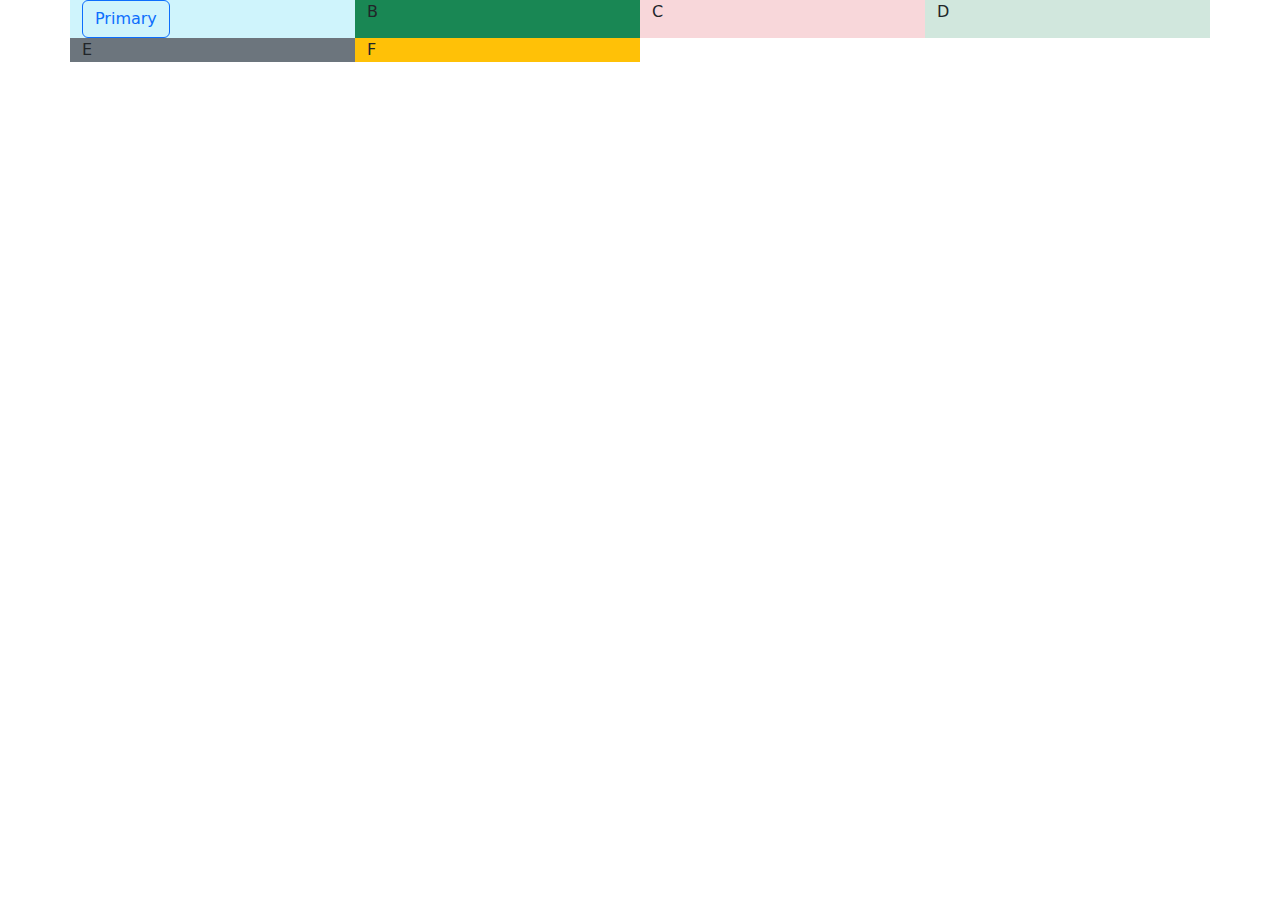
<file: 250219/index.html>
<!doctype html>
<html lang="tr">
  <head>
    <meta charset="utf-8">
    <meta name="viewport" content="width=device-width, initial-scale=1">
    <title>Çalışma 1</title>
    <link href="https://cdn.jsdelivr.net/npm/bootstrap@5.3.3/dist/css/bootstrap.min.css" rel="stylesheet" integrity="sha384-QWTKZyjpPEjISv5WaRU9OFeRpok6YctnYmDr5pNlyT2bRjXh0JMhjY6hW+ALEwIH" crossorigin="anonymous">
  </head>
  <body>
    <div class="container">
        <div class="row">
            <div class="col-lg-3 col-md-4 col-12 bg-info-subtle text-white"><button type="button" class="btn btn-outline-primary">Primary</button></div>
            <div class="col-lg-3 col-md-4 col-12 bg-success">B</div>
            <div class="col-lg-3 col-md-4 col-12 bg-danger-subtle">C</div>
            <div class="col-lg-3 col-md-4 col-12 bg-success-subtle">D</div>
            <div class="col-lg-3 col-md-4 col-12 bg-secondary">E</div>
            <div class="col-lg-3 col-md-4 col-12 bg-warning">F</div>
            
        </div>
    </div>
    <script src="https://cdn.jsdelivr.net/npm/bootstrap@5.3.3/dist/js/bootstrap.bundle.min.js" integrity="sha384-YvpcrYf0tY3lHB60NNkmXc5s9fDVZLESaAA55NDzOxhy9GkcIdslK1eN7N6jIeHz" crossorigin="anonymous"></script>
  </body>
</html>
</file>
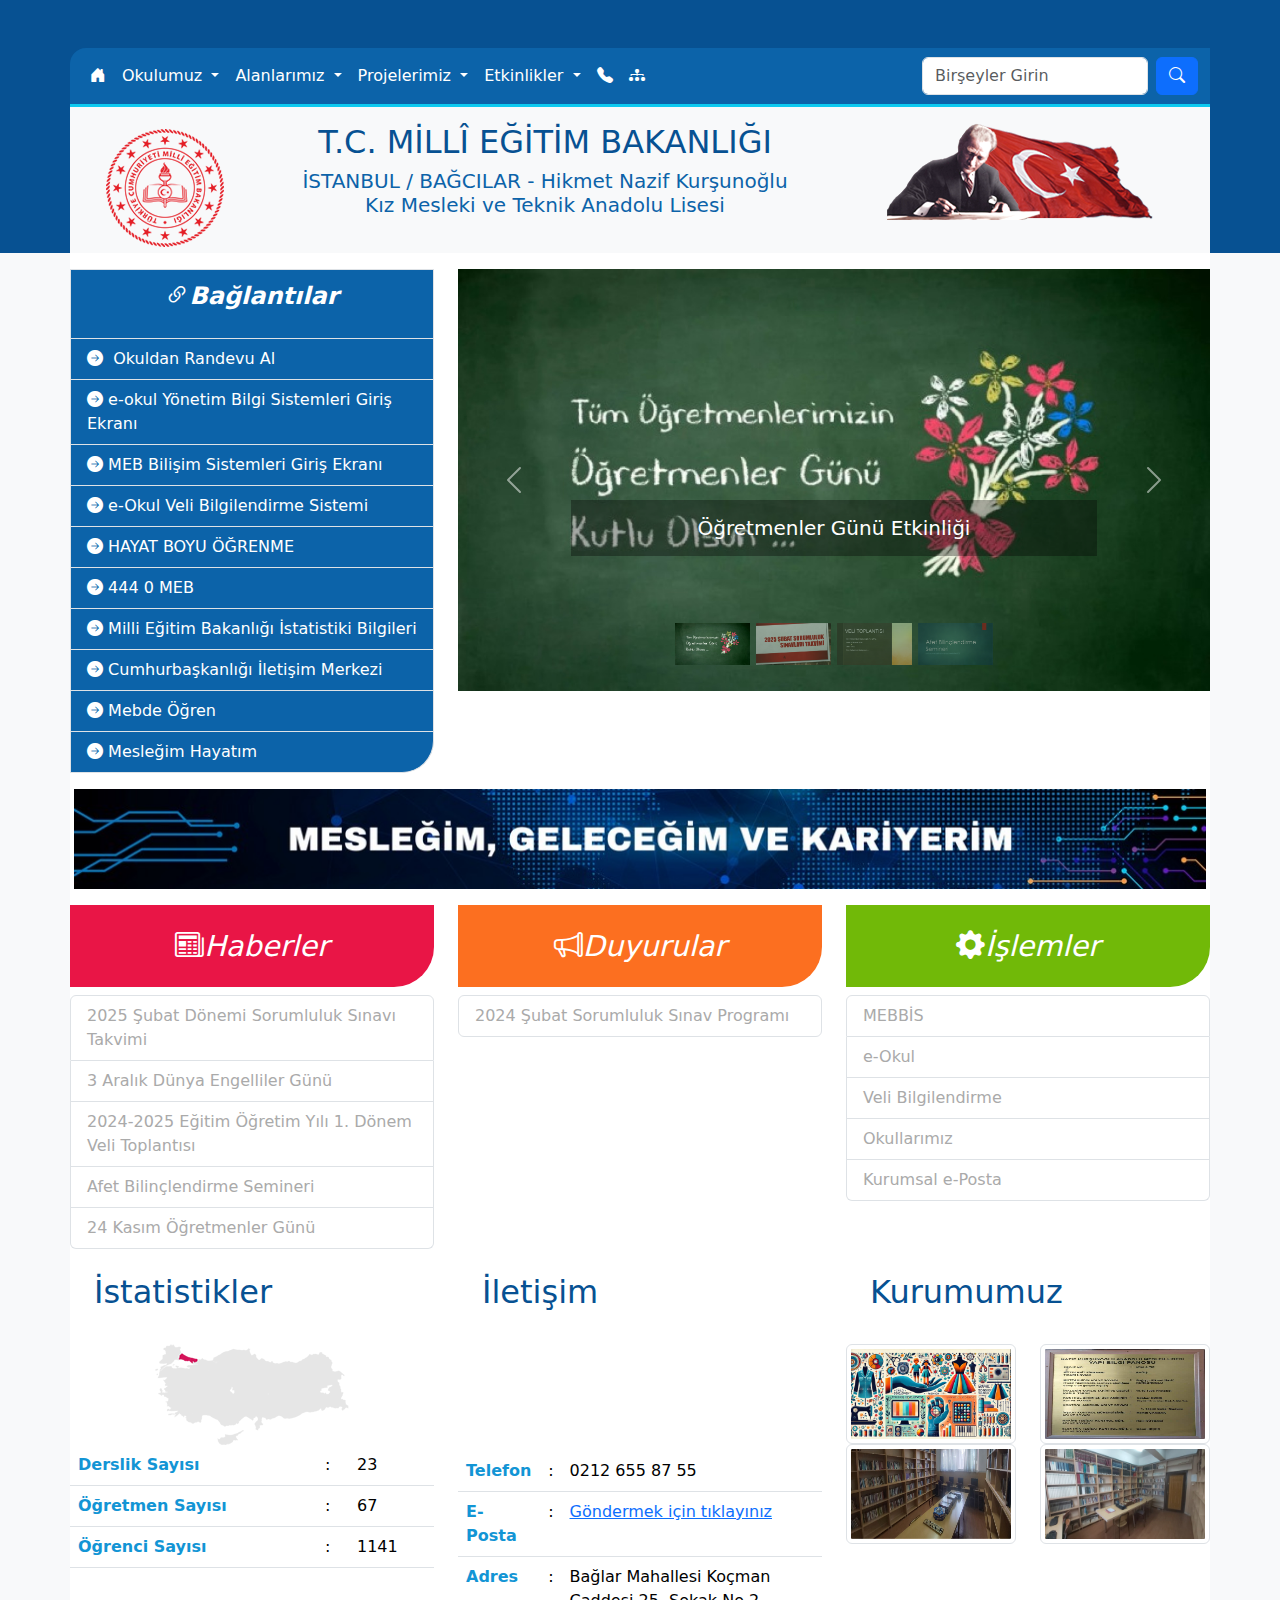
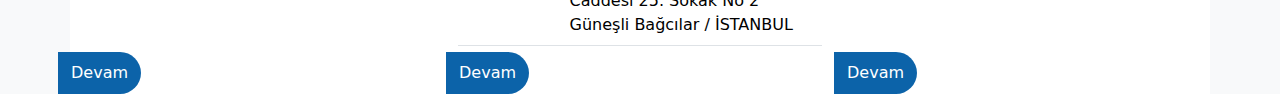
<file: 250305/index.html>
<!doctype html>
<html lang="tr">
  <head>
    <meta charset="utf-8">
    <meta name="viewport" content="width=device-width, initial-scale=1">
    <title>Hikmet Nazif Kurşunoğlu Kız Mesleki ve Teknik Anadolu Lisesi</title>
    <link href="https://cdn.jsdelivr.net/npm/bootstrap@5.3.3/dist/css/bootstrap.min.css" rel="stylesheet" integrity="sha384-QWTKZyjpPEjISv5WaRU9OFeRpok6YctnYmDr5pNlyT2bRjXh0JMhjY6hW+ALEwIH" crossorigin="anonymous">
    <link rel="stylesheet" href="https://cdn.jsdelivr.net/npm/bootstrap-icons@1.11.3/font/bootstrap-icons.min.css">
    <link rel="stylesheet" href="tasarim.css">
  </head>
  <body class="bg-light">
    <!--üst bölüm-->
    <header class="pt-5">
        <div class="container">
            <!--main menü-->
            <div class="row">
                <nav  id="main-menu" class="navbar navbar-expand-lg  sol-ust-yuvarla border-bottom border-3 border-info">
                    <div class="container-fluid">
                      <button class="navbar-toggler" type="button" data-bs-toggle="collapse" data-bs-target="#mainNav" aria-controls="#mainNav" aria-expanded="false" aria-label="Toggle navigation">
                        <span class="navbar-toggler-icon"></span>
                      </button>
                      <div class="collapse navbar-collapse" id="mainNav">
                        <ul class="navbar-nav me-auto mb-2 mb-lg-0">
                          <li class="nav-item">
                            <a class="nav-link active" aria-current="page" href="index.html"><i class="bi bi-house-door-fill"></i></a>
                          </li>

                          <!--açılır menü-->
                          <li class="nav-item dropdown">
                            <a class="nav-link dropdown-toggle" href="#" role="button" data-bs-toggle="dropdown" aria-expanded="false">
                              Okulumuz
                            </a>
                            <ul class="dropdown-menu">
                              <li><a class="dropdown-item" href="#">Müdür</a></li>
                              <li><a class="dropdown-item" href="#">Kadromuz</a></li>
                              <li><a class="dropdown-item" href="#">Tarihçe</a></li>
                              <li><a class="dropdown-item" href="#">Okulumuz Hakkında</a></li>
                            </ul>
                          </li>
                          <!--açılır menü-->
                          <li class="nav-item dropdown">
                            <a class="nav-link dropdown-toggle" href="#" role="button" data-bs-toggle="dropdown" aria-expanded="false">
                                Alanlarımız
                            </a>
                            <ul class="dropdown-menu">
                              <li><a class="dropdown-item" href="#">Bilişim Teknolojileri</a></li>
                              <li><a class="dropdown-item" href="#">Çocuk Gelişimi</a></li>
                              <li><a class="dropdown-item" href="#">Moda Tasarım</a></li>
                              <li><a class="dropdown-item" href="#">Grafik ve Fotoğraf</a></li>
                            </ul>
                          </li>
                          <li class="nav-item dropdown">
                            <a class="nav-link dropdown-toggle" href="#" role="button" data-bs-toggle="dropdown" aria-expanded="false">
                                Projelerimiz
                            </a>
                            <ul class="dropdown-menu">
                              <li><a class="dropdown-item" href="#">Etwinnig</a></li>
                              <li><a class="dropdown-item" href="#">Erasmus</a></li>
                              <li><a class="dropdown-item" href="#">Çekya Öğretmen Hareketliliği</a></li>
                            </ul>
                          </li>
                          <!--açılır menü-->
                          <li class="nav-item dropdown">
                            <a class="nav-link dropdown-toggle" href="#" role="button" data-bs-toggle="dropdown" aria-expanded="false">
                                Etkinlikler
                            </a>
                            <ul class="dropdown-menu">
                              <li><a class="dropdown-item" href="#">Uygulama Anasınıfı</a></li>
                              <li><a class="dropdown-item" href="#">Mevlid</a></li>
                              <li><a class="dropdown-item" href="#">24 Kasım</a></li>
                              <li><a class="dropdown-item" href="#">İstanbul Okuyor</a></li>
                              <li><a class="dropdown-item" href="#">Akıllı İlaç Kullanımı</a></li>
                            </ul>
                          </li>
                          <li class="nav-item">
                            <a href="" class="nav-link"><i class="bi bi-telephone-fill"></i></a>
                          </li>
                          <li class="nav-item">
                            <a href="" class="nav-link"><i class="bi bi-diagram-3-fill"></i></i></a>
                          </li>
                         
                        </ul>
                        <form class="d-flex" role="search">
                          <input class="form-control me-2" type="search" placeholder="Birşeyler Girin" aria-label="Search">
                          <button class="btn btn-primary" type="submit"><i class="bi bi-search"></i></button>
                        </form>
                      </div>
                    </div>
                  </nav>
            </div>

            <!--site başlık-->
            <div class="row bg-light text-center pt-3">
                <!--logo-->
                <div class="col-12 col-md-2 ">
                    <a href="index.html">
                        <img src="res/meb_logo.png" alt="logo" class="img-fluid">
                    </a>
                </div>
                <!--site başlık-->
                <div id="site-baslik" class="col-12 col-md-6">
                    <h2 class="text-uppercase">T.C. MİLLÎ EĞİTİM BAKANLIĞI</h2>
                    <h3 class="fs-5">İSTANBUL / BAĞCILAR - Hikmet Nazif Kurşunoğlu <br> Kız Mesleki ve Teknik Anadolu Lisesi</h3>
                </div>
                <!--Atatürk-->
                <div class="col-12 col-md-4">
                  <img src="res/atabayrak.png" alt="Mustafa Kemal Atatürk" class="img-fluid">
                </div>
            </div>
        </div>
    </header>

    <!--orta bölüm-->
    <main>
      <div class="container bg-white nav-link">
        <!--satır 1-->
      <div class="row pt-3">
        <div class="col-12 col-md-4" id="baglanti-liste">
          <ul class="list-group rounded-0 sag-alt-yuvarla">
            <li class="list-group-item " id="liste-baslik"><i class="bi bi-link-45deg">Bağlantılar</i></li>
            <li class="list-group-item"><a class="nav-link" href="#"><i class="bi bi-arrow-right-circle-fill"></i>&nbsp; Okuldan Randevu Al </a></li>
            <li class="list-group-item"><a class="nav-link" href="#"><i class="bi bi-arrow-right-circle-fill"></i>&nbsp;e-okul Yönetim Bilgi Sistemleri Giriş Ekranı </a></li>
            <li class="list-group-item"><a class="nav-link" href="#"><i class="bi bi-arrow-right-circle-fill"></i>&nbsp;MEB Bilişim Sistemleri Giriş Ekranı </a></li>
            <li class="list-group-item"><a class="nav-link" href="#"><i class="bi bi-arrow-right-circle-fill"></i>&nbsp;e-Okul Veli Bilgilendirme Sistemi</a></li>
            <li class="list-group-item"><a class="nav-link" href="#"><i class="bi bi-arrow-right-circle-fill"></i>&nbsp;HAYAT BOYU ÖĞRENME </a></li>
            <li class="list-group-item"><a class="nav-link" href="#"><i class="bi bi-arrow-right-circle-fill"></i>&nbsp;444 0 MEB </a></li>
            <li class="list-group-item"><a class="nav-link" href="#"><i class="bi bi-arrow-right-circle-fill"></i>&nbsp;Milli Eğitim Bakanlığı İstatistiki Bilgileri </a></li>
            <li class="list-group-item"><a class="nav-link"href="#"><i class="bi bi-arrow-right-circle-fill"></i>&nbsp;Cumhurbaşkanlığı İletişim Merkezi </a></li>
            <li class="list-group-item"><a class="nav-link" href="#"><i class="bi bi-arrow-right-circle-fill"></i>&nbsp;Mebde Öğren </a></li>
            <li class="list-group-item"><a class="nav-link" href="#"><i class="bi bi-arrow-right-circle-fill"></i>&nbsp;Mesleğim Hayatım </a></li>

          </ul>
        </div>
        <!--slider-->
        <div class="col-12 col-md-8">
          <div id="slider1" class="carousel slide" data-bs-ride="carousel">
            <div class="carousel-indicators">
              <button type="button" data-bs-target="#slider1" data-bs-slide-to="0" class="active" aria-current="true" aria-label="Slide 1">
                <img src="res/ogretmenler_gunu.jpg" class="d-block w-100" alt="Öğretmenler Günü">
              </button>
              <button type="button" data-bs-target="#slider1" data-bs-slide-to="1" aria-label="Slide 2">
                <img src="res/sorumluluk_duyuru.jpg" class="d-block w-100" alt="Sorumluluk Sınavı Duyuru">
              </button>
              <button type="button" data-bs-target="#slider1" data-bs-slide-to="2" aria-label="Slide 3">
                <img src="res/veli_top_duyuru.jpg" class="d-block w-100" alt="Veli Toplantısı">
              </button>
              <button type="button" data-bs-target="#slider1" data-bs-slide-to="3" aria-label="Slide 4">
                <img src="res/k_26161726_afet.jpg" class="d-block w-100" alt="Afet Bilinci">
              </button>
            </div>
            <div class="carousel-inner">
              <div class="carousel-item active" data-bs-interval="2000">
                <img src="res/ogretmenler_gunu.jpg" class="d-block w-100" alt="Öğretmenler Günü">
                <div class="carousel-caption d-none d-md-block top-50 ">
                  <h5>Öğretmenler Günü Etkinliği</h5>
                </div>
              </div>
              <div class="carousel-item" data-bs-interval="2000">
                <img src="res/sorumluluk_duyuru.jpg" class="d-block w-100" alt="Sorumluluk Sınavı Duyuru">
              </div>
              <div class="carousel-item" data-bs-interval="2000">
                <img src="res/veli_top_duyuru.jpg" class="d-block w-100" alt="Veli Toplantısı">
              </div>
              <div class="carousel-item" data-bs-interval="2000">
                <img src="res/k_26161726_afet.jpg" class="d-block w-100" alt="Afet Bilinci">
              </div>
            </div>
            <button class="carousel-control-prev" type="button" data-bs-target="#slider1" data-bs-slide="prev">
              <span class="carousel-control-prev-icon" aria-hidden="true"></span>
              <span class="visually-hidden">Geri</span>
            </button>
            <button class="carousel-control-next" type="button" data-bs-target="#slider1" data-bs-slide="next">
              <span class="carousel-control-next-icon" aria-hidden="true"></span>
              <span class="visually-hidden">İleri</span>
            </button>
          </div>
        </div>
      </div>
      <!--satır 2-->
      <div class="row">
        <div class="col-12 text-center p-3 ">
          <img src="res/meslegim_hayatim.jpg" alt="Mesleğim hayatım" class="img-fluid">
        </div>
      </div>
      <!--satır3-->
      <div class="row listeler">
        <div class="col-12 col-md-4">
          <h4 id="baslik-haber"><i class="bi bi-newspaper">Haberler</i></h4>
          <ul class="list-group" id="list-haber">
            <li class="list-group-item">
              <a href="#">2025 Şubat Dönemi Sorumluluk Sınavı Takvimi</a>
            </li>
            <li class="list-group-item">
              <a href="#">3 Aralık Dünya Engelliler Günü</a>
            </li>
            <li class="list-group-item">
              <a href="#">2024-2025 Eğitim Öğretim Yılı 1. Dönem Veli Toplantısı</a>
            </li>
            <li class="list-group-item">
              <a href="#">Afet Bilinçlendirme Semineri</a>
            </li>
            <li class="list-group-item">
              <a href="#">24 Kasım Öğretmenler Günü</a>
            </li>
          </ul>
        </div>
        <div class="col-12 col-md-4">
          <h4 id="baslik-duyuru"><i class="bi bi-megaphone">Duyurular</i></h4>
          <ul class="list-group" id="list-duyuru">
            <li class="list-group-item">
              <a href="#">2024 Şubat Sorumluluk Sınav Programı</a>
            </li>
          </ul>
        </div>
        <div class="col-12 col-md-4">
          <h4 id="baslik-islem"><i class="bi bi-gear-fill">İşlemler</i></h4>
          <ul class="list-group" id="list-islem">
            <li class="list-group-item">
              <a href="#">MEBBİS</a>
            </li>
            <li class="list-group-item">
              <a href="#">e-Okul</a>
            </li>
            <li class="list-group-item">
              <a href="#">Veli Bilgilendirme</a>
            </li>
            <li class="list-group-item">
              <a href="#">Okullarımız</a>
            </li>
            <li class="list-group-item">
              <a href="#">Kurumsal e-Posta</a>
            </li>
          </ul>
        </div>
      </div>
      <!--satır4-->
      <div class="row">
        <div class="col-md-4 position-relative">
          <h2 id="baslik-istatistik">İstatistikler</h2>
          <div class="text-center">
            <img src="res/harita.png" alt="harita" class="img-fluid">
          </div>
          <table class="table">
            <tr>
              <th>Derslik Sayısı</th>
              <td>:</td>
              <td>23</td>
            </tr>
            <tr>
              <th>Öğretmen Sayısı</th>
              <td>:</td>
              <td>67</td>
            </tr>
            <tr>
              <th>Öğrenci Sayısı</th>
              <td>:</td>
              <td>1141</td>
            </tr>
          </table>
          <div class="py-3"></div>
          <div>
            <button class="btn btn-acik-mavi btn rounded-0 rounded-end-pill py-2 px4 position-absolute bottom-0 start-0">Devam</button>
          </div>
        </div>
        <div class="col-md-4 position-relative">
          <h2 id="baslik-iletisim">İletişim</h2>
          <div class="text-center">
            <iframe src="https://www.google.com/maps/embed?pb=!1m18!1m12!1m3!1d48155.49288403216!2d28.7843441908077!3d41.03141846461248!2m3!1f0!2f0!3f0!3m2!1i1024!2i768!4f13.1!3m3!1m2!1s0x14caa4e4a654838f%3A0xebe75d25b108b26a!2sHikmet%20Nazif%20Kur%C5%9Funo%C4%9Flu%20Vocational%20and%20Technical%20High%20School!5e0!3m2!1sen!2str!4v1741776142455!5m2!1sen!2str" width="200" height="100" style="border:0;" allowfullscreen="" loading="lazy" referrerpolicy="no-referrer-when-downgrade"></iframe>
          </div>
          <table class="table">
            <tr>
              <th>Telefon	</th>
              <td>:</td>
              <td>0212 655 87 55</td>
            </tr>
            <tr>
              <th>E-Posta</th>
              <td>:</td>
              <td><a href="posta.html"> Göndermek için tıklayınız</a></td>
            </tr>
            <tr>
              <th>Adres</th>
              <td>:</td>
              <td>Bağlar Mahallesi Koçman Caddesi 25. Sokak No 2 Güneşli Bağcılar / İSTANBUL</td>
            </tr>
          </table>
          <div class="py-3"></div>
          <div>
            <button class="btn btn-acik-mavi btn rounded-0 rounded-end-pill py-2 px4 position-absolute bottom-0 start-0">Devam</button>
          </div>
        </div>
        <div class="col-md-4 position-relative">
          <h2 id="baslik-kurum">Kurumumuz</h2>
          <div class="row">
            <div class="col-12 col-md-6">
              <img class="kucuk-resim img-thumbnail" src="res/kurumumuz1.jpg" alt="kurum1">
            </div>
            <div class="col-12 col-md-6">
              <img class="kucuk-resim img-thumbnail" src="res/kurumumuz2.jpg" alt="kurum2">
            </div>
            <div class="col-12 col-md-6">
              <img class="kucuk-resim img-thumbnail" src="res/kurumumuz3.jpg" alt="kurum3">
            </div>
            <div class="col-12 col-md-6">
              <img class="kucuk-resim img-thumbnail" src="res/kurumumuz4.jpg" alt="kurum4">
            </div>
          </div>
          <div class="py-3"></div>
          <div>
            <button class="btn btn-acik-mavi btn rounded-0 rounded-end-pill py-2 px4 position-absolute bottom-0 start-0">Devam</button>
          </div>
        </div>
      </div>
      </div>
      
      
    </main>

    <!--alt bölüm-->
    <footer></footer>
    <script src="https://cdn.jsdelivr.net/npm/bootstrap@5.3.3/dist/js/bootstrap.bundle.min.js" integrity="sha384-YvpcrYf0tY3lHB60NNkmXc5s9fDVZLESaAA55NDzOxhy9GkcIdslK1eN7N6jIeHz" crossorigin="anonymous"></script>
    
  </body>
</html>
</file>
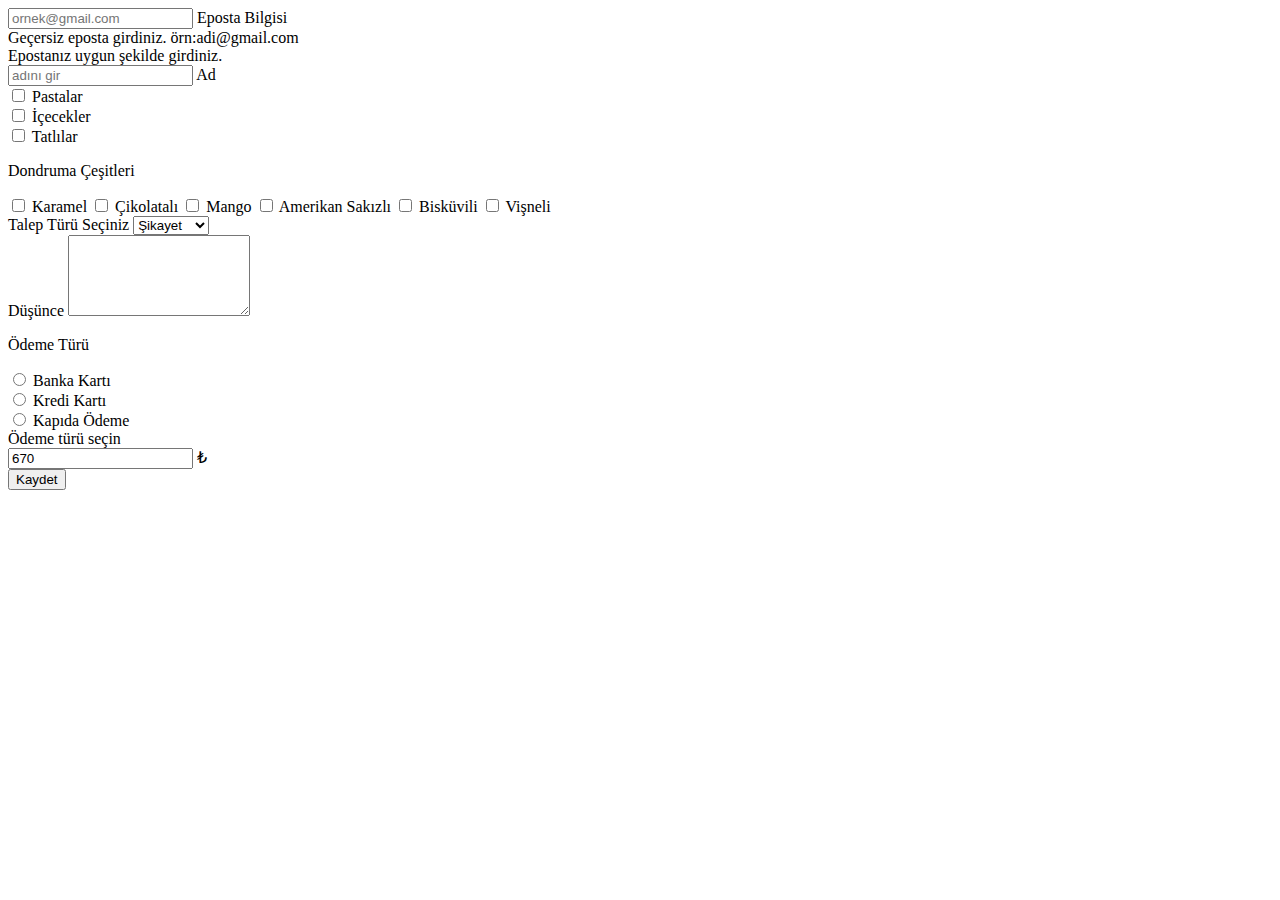
<file: 250430/index.html>
<!doctype html>
<html lang="tr">
  <head>
    <meta charset="utf-8">
    <meta name="viewport" content="width=device-width, initial-scale=1">
    <title>Bootstrap demo</title>
    <link href="https://cdn.jsdelivr.net/npm/bootstrap@5.3.5/dist/css/bootstrap.min.css" rel="stylesheet" integrity="sha384-SgOJa3DmI69IUzQ2PVdRZhwQ+dy64/BUtbMJw1MZ8t5HZApcHrRKUc4W0kG879m7" crossorigin="anonymous">
  </head>
  <body data-bs-theme="dark">

     <div class="container">
        <form action="kayit.html" method="post" class="row mt-3 was-validated">
            <div class="col-12 form-floating">
                <input type="email" class="form-control" name="kposta" id="kposta" placeholder="ornek@gmail.com" required>
                <label for="kposta">Eposta Bilgisi</label>
                <div class="invalid-feedback">
                    Geçersiz eposta girdiniz. örn:adi@gmail.com
                </div>
                <div class="valid-feedback">
                    Epostanız uygun şekilde girdiniz.
                </div>
            </div>
            <div class="col-12 mt-3 form-floating">
                <input type="text" class="form-control" name="ad" id="ad" placeholder="adını gir">
                <label for="ad" class="form-label">Ad</label>
            </div>
            <div class="col-12 mt3">
                <!-- checkboxlar olacak -->
                <div class="form-check form-check-inline">
                    <input class="form-check-input" type="checkbox" value="" id="secim1" name="secim1">
                    <label class="form-check-label" for="secim1">
                      Pastalar
                    </label>
                </div>
                <div class="form-check form-check-inline">
                    <input class="form-check-input" type="checkbox" value="" id="secim2" name="secim2">
                    <label class="form-check-label" for="secim2">
                      İçecekler
                    </label>
                </div>
                <div class="form-check form-check-inline">
                    <input class="form-check-input" type="checkbox" value="" id="secim3" name="secim3">
                    <label class="form-check-label" for="secim3">
                      Tatlılar
                    </label>
                </div>
                <div class="col-12 mt3">
                    <p>Dondruma Çeşitleri</p>
                    <input type="checkbox" class="btn-check" id="dondurma1" autocomplete="off">
                    <label class="btn btn-outline-success" for="dondurma1">Karamel</label>
                    <input type="checkbox" class="btn-check" id="dondurma2" autocomplete="off">
                    <label class="btn btn-outline-success" for="dondurma2">Çikolatalı</label>
                    <input type="checkbox" class="btn-check" id="dondurma3" autocomplete="off">
                    <label class="btn btn-outline-success" for="dondurma3">Mango</label>
                    <input type="checkbox" class="btn-check" id="dondurma4" autocomplete="off">
                    <label class="btn btn-outline-success" for="dondurma4">Amerikan Sakızlı</label>
                    <input type="checkbox" class="btn-check" id="dondurma5" autocomplete="off">
                    <label class="btn btn-outline-success" for="dondurma5">Bisküvili</label>
                    <input type="checkbox" class="btn-check" id="dondurma6" autocomplete="off">
                    <label class="btn btn-outline-success" for="dondurma6">Vişneli</label>
                </div>
            </div>
            <div class="col-12 mt-3">
                <label for="ttur">Talep Türü Seçiniz</label>
                <select class="form-select" name="ttur" id="ttur">
                    <option value="1">Şikayet</option>
                    <option value="2">Öneri</option>
                    <option value="3">Teşekkür</option>
                </select>
            </div>
            <div class="col-12">
                <label for="düsünce" class="form-label">Düşünce</label>
                <textarea class="form-control" id="düsünce" rows="5"></textarea>
            </div>
            <div class="col-12 mt3">
                <p>Ödeme Türü</p>
                <div class="form-check">
                    <input class="form-check-input" type="radio" name="odeme" id="odeme1" value="1"  required>
                    <label class="form-check-label" for="odeme1">
                      Banka Kartı
                    </label>
                </div>
                <div class="form-check">
                    <input class="form-check-input" type="radio" name="odeme" id="odeme2" value="2" required>
                    <label class="form-check-label" for="odeme2">
                      Kredi Kartı
                    </label>
                </div>
                <div class="form-check">
                    <input class="form-check-input" type="radio" name="odeme" id="odeme3" value="3" required>
                    <label class="form-check-label" for="odeme3">
                      Kapıda Ödeme
                    </label>
                    <div class="invalid-feedback">Ödeme türü seçin</div>
                </div>
            </div>
            <div class="col-12 mt-3">
                <div class="input-group">
                    <input type="text" class="form-control" value="670">
                    <span class="input-group-text">₺</span>
                  </div>
            </div>
            <div class="col-12 mt-3">
                <button type="submit" class="btn btn-success">Kaydet</button>
            </div>

        </form>
     </div>
    <script src="https://cdn.jsdelivr.net/npm/bootstrap@5.3.5/dist/js/bootstrap.bundle.min.js" integrity="sha384-k6d4wzSIapyDyv1kpU366/PK5hCdSbCRGRCMv+eplOQJWyd1fbcAu9OCUj5zNLiq" crossorigin="anonymous"></script>
  </body>
</html>
</file>
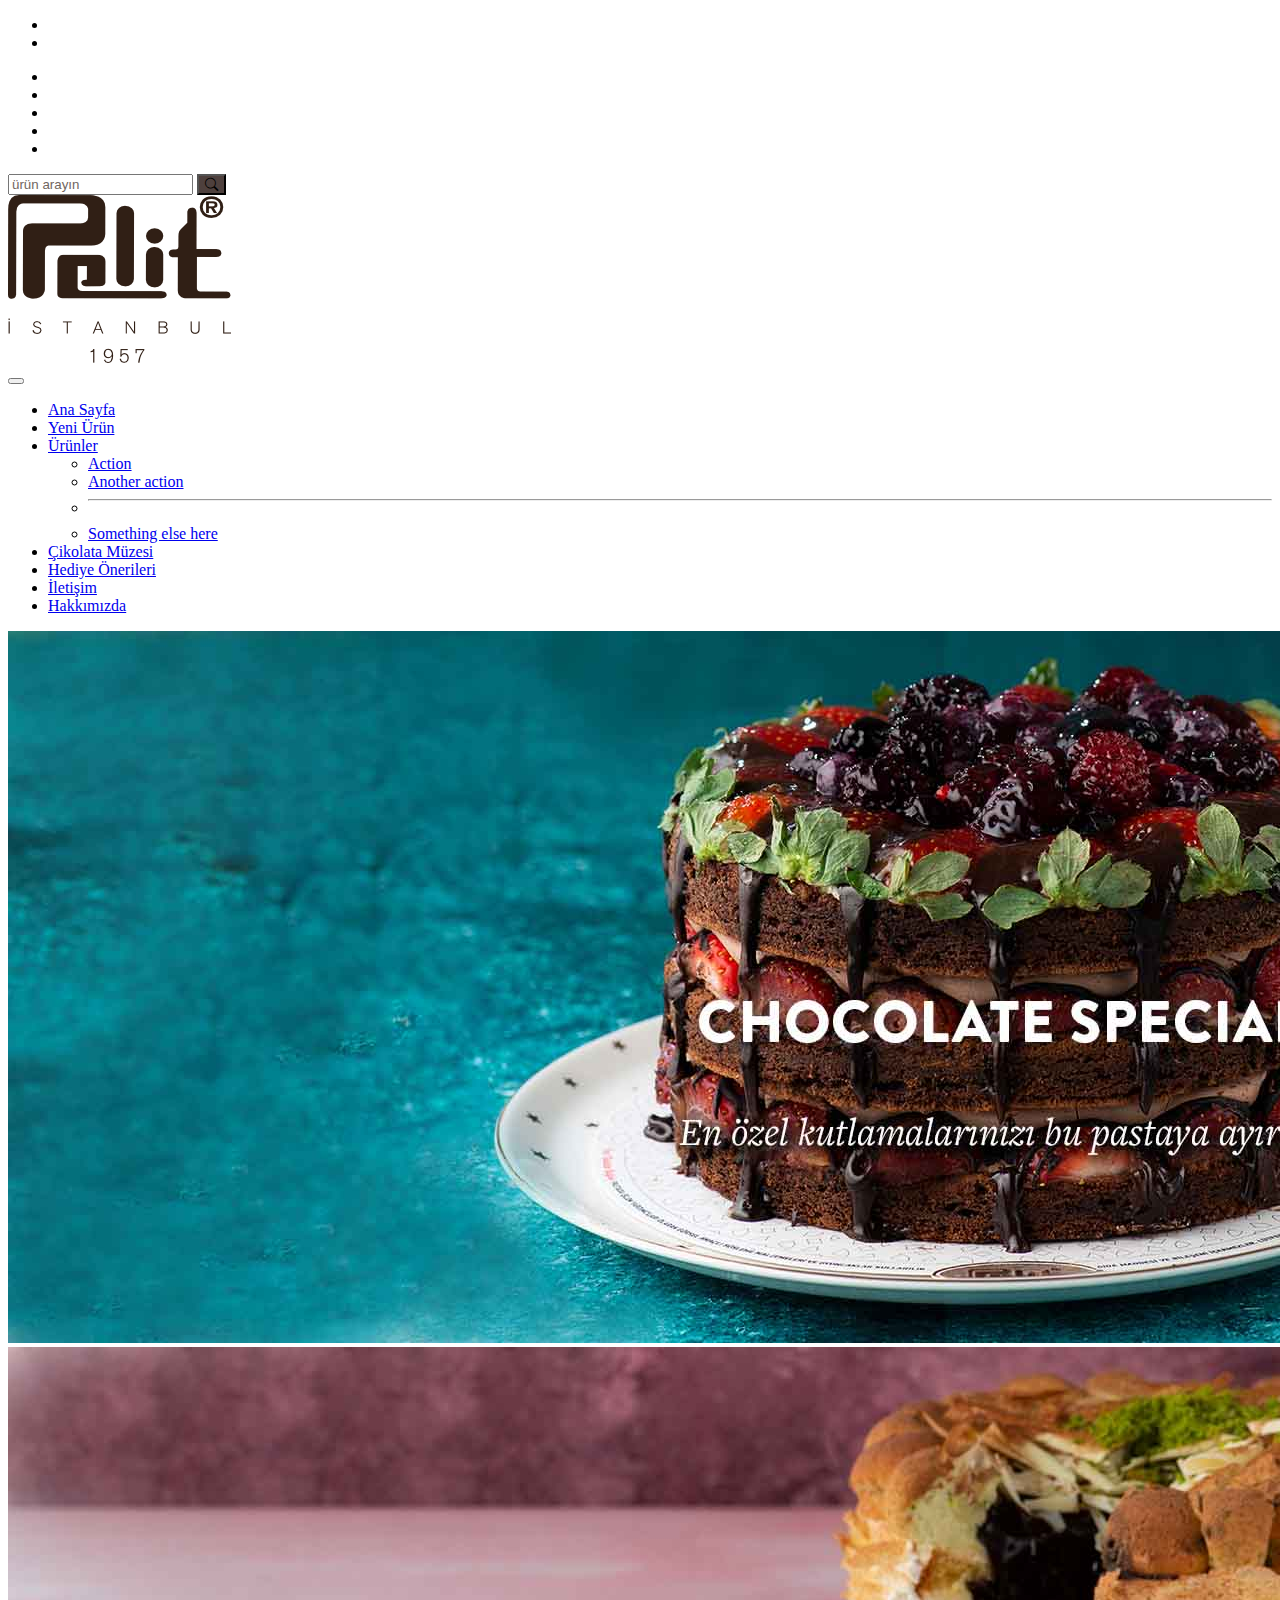
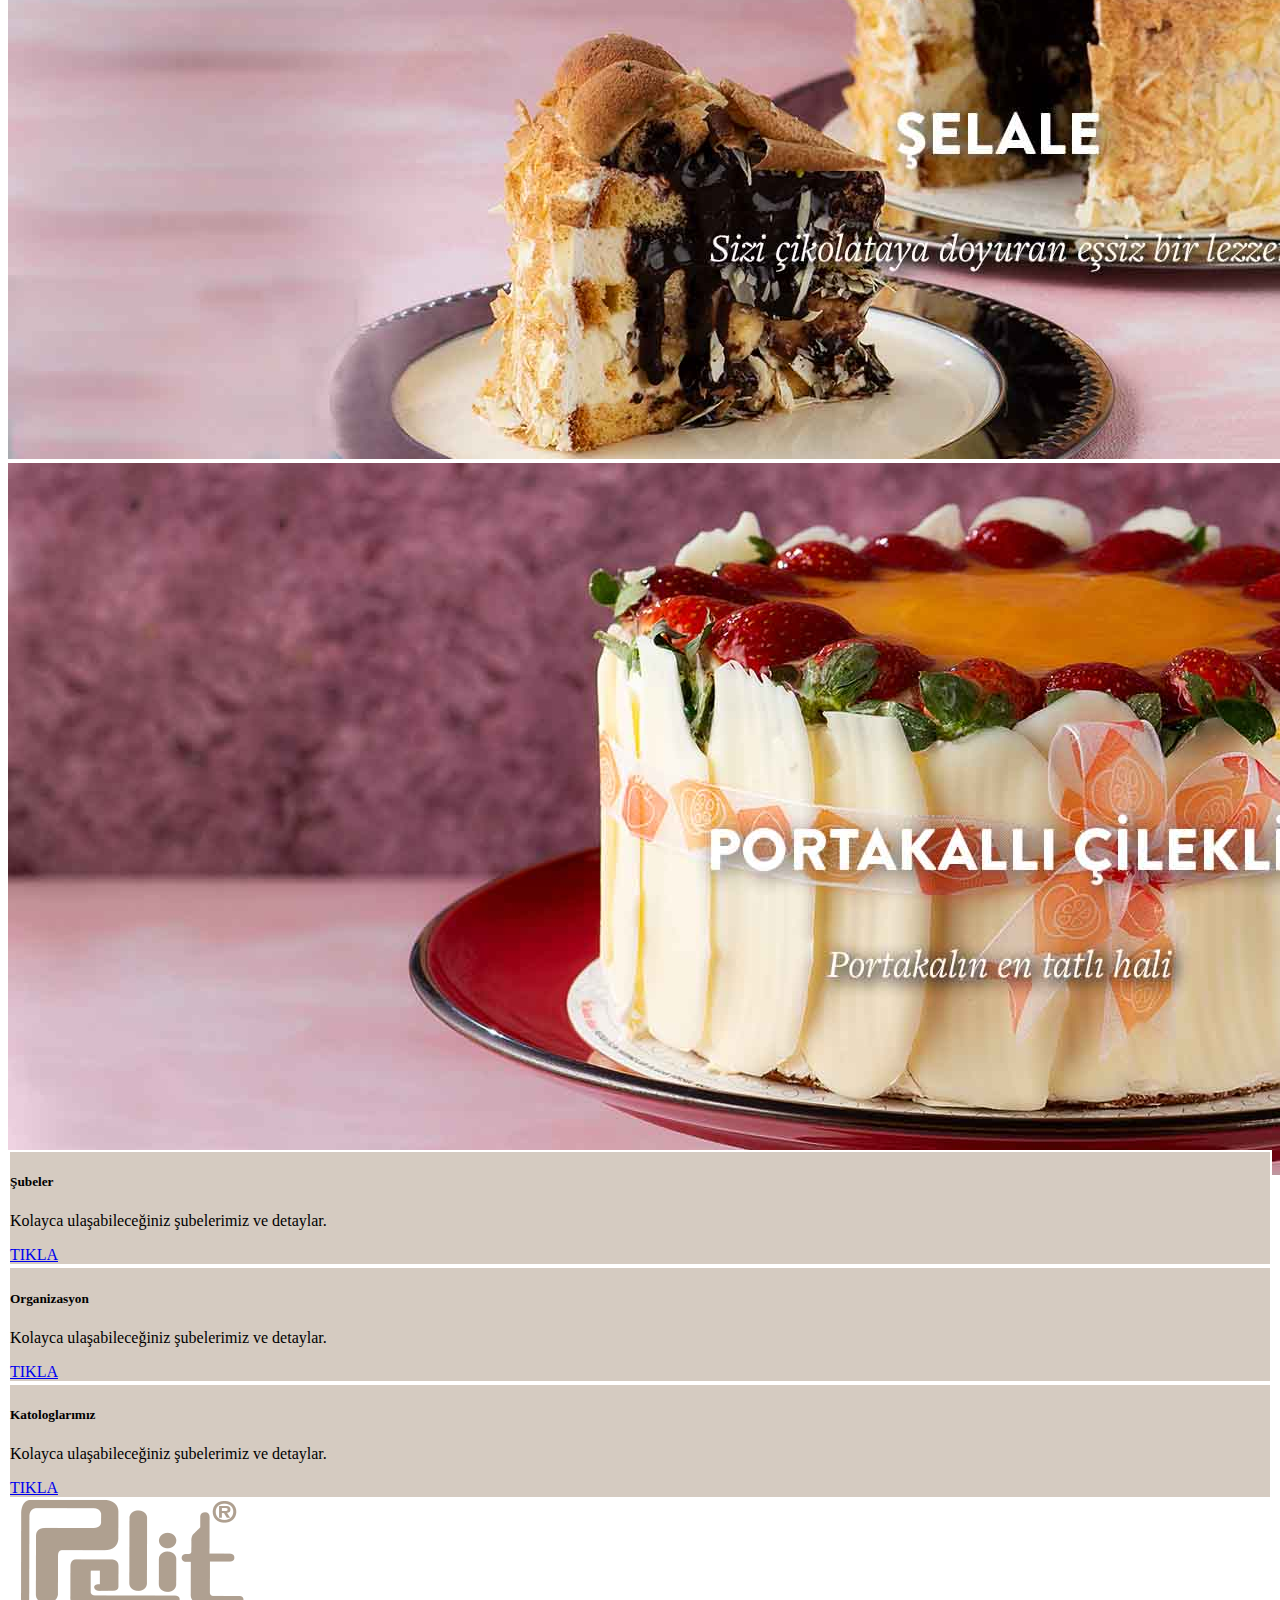
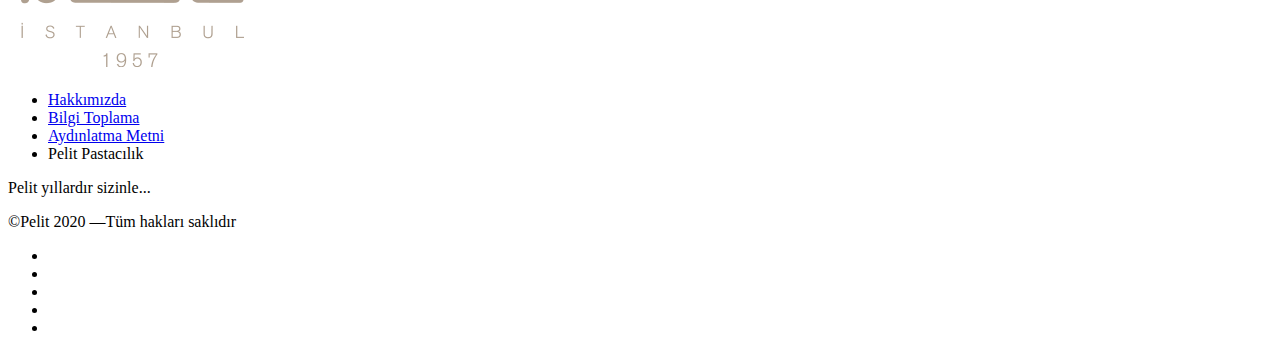
<file: 25049/index.html>
<!doctype html>
<html lang="tr">
  <head>
    <meta charset="utf-8">
    <meta name="viewport" content="width=device-width, initial-scale=1">
    <title>Pelit Pastaneleri</title>
    <link href="https://cdn.jsdelivr.net/npm/bootstrap@5.3.5/dist/css/bootstrap.min.css" rel="stylesheet" integrity="sha384-SgOJa3DmI69IUzQ2PVdRZhwQ+dy64/BUtbMJw1MZ8t5HZApcHrRKUc4W0kG879m7" crossorigin="anonymous">
    <link rel="stylesheet" href="https://cdn.jsdelivr.net/npm/bootstrap-icons@1.11.3/font/bootstrap-icons.min.css">
    <link rel="stylesheet" href="sabit.css">
    <link rel="stylesheet" href="tasarim.css">
  </head>
  <body>
    <!-- üst kısım -->
    <header>
        <!-- 1.üst kısım -->
        <div class="bg-secondary">
          <div class="container">
            <div class="row">
              <div class="col-12 d-flex">
                <!-- #lang-menu -->
                <ul class="nav" id="lang-menu">
                  <li class="nav-item">
                    <a class="nav-link active" aria-current="page" href="#">TR</a>
                  </li>
                  <li class="nav-item">
                    <a class="nav-link" href="#">EN</a>
                  </li>
                </ul>
                <!-- #social-menu -->
                <ul class="nav" id="social-menu">
                  <li class="nav-item">
                    <a class="nav-link " aria-current="page" href="#"><i class="bi bi-facebook"></i></a>
                  </li>
                  <li class="nav-item">
                    <a class="nav-link" href="#"><i class="bi bi-instagram"></i></a>
                  </li>
                  <li class="nav-item">
                    <a class="nav-link" href="#"><i class="bi bi-twitter"></i></a>
                  </li>
                  <li class="nav-item">
                    <a class="nav-link" href="#"><i class="bi bi-pinterest"></i></a>
                  </li>
                  <li class="nav-item">
                    <a class="nav-link" href="#"><i class="bi bi-linkedin"></i></a>
                  </li>
                </ul>
                <!-- search-panel -->
                <form id="search-panel" class="d-flex ms-auto" role="search">
                  <input class="form-control rounded-0 bg-primary text-white border-0" type="search" placeholder="ürün arayın" aria-label="Arama">
                  <button class="btn btn-primary rounded-0 border-0" type="submit"><i class="bi bi-search"></i></button>
                </form>
              </div>
            </div>
          </div>
        </div>
        <!-- 2.üst kısım -->
          <div>
            <div class="container">
              <div class="row justify-content-center py-2">
              <div class="col-4 col-md-2">
                <a href="index.html ">
                  <img src="upload/pelit-logo-2-min.png" class="img-fluid" alt="logo">
                </a>
              </div>
            </div>
            </div>
          </div>
        <!-- 3.üst kısım -->
        <div class="bg-primary">
          <div class="container">
            <div class="row">
              <div class="col-12">
                <nav id="main-menu" class="navbar navbar-expand-lg" data-bs-theme="dark">
                  <div class="container-fluid">
                    <button class="navbar-toggler" type="button" data-bs-toggle="collapse" data-bs-target="#navbarSupportedContent" aria-controls="navbarSupportedContent" aria-expanded="false" aria-label="Toggle navigation">
                      <span class="navbar-toggler-icon"></span>
                    </button>
                    <div class="collapse navbar-collapse" id="navbarSupportedContent">
                      <ul class="navbar-nav me-auto mb-2 mb-lg-0">
                        <li class="nav-item">
                          <a class="nav-link active" aria-current="page" href="index.html">Ana Sayfa</a>
                        </li>
                        <li class="nav-item">
                          <a class="nav-link" href="yeni-urun.html">Yeni Ürün</a>
                        </li>
                        <li class="nav-item dropdown">
                          <a class="nav-link dropdown-toggle" href="#" role="button" data-bs-toggle="dropdown" aria-expanded="false">
                            Ürünler
                          </a>
                          <ul class="dropdown-menu">
                            <li><a class="dropdown-item" href="#">Action</a></li>
                            <li><a class="dropdown-item" href="#">Another action</a></li>
                            <li><hr class="dropdown-divider"></li>
                            <li><a class="dropdown-item" href="#">Something else here</a></li>
                          </ul>
                        </li>
                        <li class="nav-item">
                          <a class="nav-link" href="https://cikolatamuzesi.com.tr">Çikolata Müzesi</a>
                        </li>
                        <li class="nav-item">
                          <a class="nav-link" href="hediye.html">Hediye Önerileri</a>
                        </li>
                        <li class="nav-item">
                          <a class="nav-link" href="iletisim.html">İletişim</a>
                        </li>
                        <li class="nav-item">
                          <a class="nav-link" href="hakkimizda.html">Hakkımızda</a>
                        </li>
                      </ul>
                      <!-- sonra güncellencek -->
                    </div>
                  </div>
                </nav>
              </div>
            </div>
          </div>
        </div>
    </header>
    <!-- orta kısım -->
    <main>
      <!-- 1.orta satır -->
      <div id="pelitSlider" class="carousel slide carousel-fade" data-bs-ride="carousel">
        <div class="carousel-inner">
          <div class="carousel-item active">
            <img src="upload/chocolatespecial.jpg" class="d-block w-100" alt="Çikolata Özel">
          </div>
          <div class="carousel-item">
            <img src="upload/selaletr.jpg" class="d-block w-100" alt="Çikolata Özel">
          </div>
          <div class="carousel-item">
            <img src="upload/portakallicileklitr.jpg" class="d-block w-100" alt="Çikolata Özel">
          </div>
        </div>
        <button class="carousel-control-prev" type="button" data-bs-target="#pelitSlider" data-bs-slide="prev">
          <span class="carousel-control-prev-icon" aria-hidden="true"></span>
          <span class="visually-hidden">Geri</span>
        </button>
        <button class="carousel-control-next" type="button" data-bs-target="#pelitSlider" data-bs-slide="next">
          <span class="carousel-control-next-icon" aria-hidden="true"></span>
          <span class="visually-hidden">İleri</span>
        </button>
      </div>
      <!-- 2.orta satır -->
      <div class="container" id="bolum1">
        <div class="row g-4">
          <div class="col-md-4">
            <div class="card p-3 text-center">
              <div class="card-body p-4 rounded-3">
                <h5 class="card-title">Şubeler</h5>
                <p class="card-text">Kolayca ulaşabileceğiniz şubelerimiz ve detaylar.</p>
                <a href="#" class="card-link">TIKLA</a>
              </div>
            </div>
          </div>
          <div class="col-md-4">
            <div class="card p-3 text-center">
              <div class="card-body p-4 rounded-3">
                <h5 class="card-title">Organizasyon</h5>
                <p class="card-text">Kolayca ulaşabileceğiniz şubelerimiz ve detaylar.</p>
                <a href="#" class="card-link">TIKLA</a>
              </div>
            </div>
          </div>
          <div class="col-md-4">
            <div class="card p-3 text-center">
              <div class="card-body p-4 rounded-3">
                <h5 class="card-title">Katologlarımız</h5>
                <p class="card-text">Kolayca ulaşabileceğiniz şubelerimiz ve detaylar.</p>
                <a href="#" class="card-link">TIKLA</a>
              </div>
            </div>
          </div>
        </div>
      </div>
    </main>
    <!-- alt kısım -->
    <footer class="bg-secondary">
      <!-- 1.alt satır -->
      <div class="container mt-4 py-3">
        <div class="row justify-content-center">
          <div class="col-md-2">
            <a href="index.html">
              <img src="upload/logo-bottom-min.png" alt="logo" class="img-fluid">
            </a>
          </div>
        </div>
      </div>
      <!-- yatay çizgi -->
      <div class="container">
        <div class="yatay-cizgi"></div>
      </div>
      <!-- 2.alt satır -->
      <div class="container">
        <div class="row py-3">
          <div class="col-12">
            <ul class="nav justify-content-center">
              <li class="nav-item">
                <a class="nav-link text-white"  href="#">Hakkımızda</a>
              </li>
              <li class="nav-item">
                <a class="nav-link text-white" href="#">Bilgi Toplama</a>
              </li>
              <li class="nav-item">
                <a class="nav-link text-white" href="#">Aydınlatma Metni</a>
              </li>
              <li class="nav-item">
                <a class="nav-link text-white">Pelit Pastacılık</a>
              </li>
            </ul>
          </div>
        </div>
      </div>
      <div class="bg-primary">
        <div class="container">
          <div class="row text-white py-2">
            <div class="col-4">
              <p>Pelit yıllardır sizinle...</p>
            </div>
            <div class="col-4">
              <p>&copy;Pelit 2020 &mdash;Tüm hakları saklıdır</p>
            </div>
            <div class="col-4">
            <!-- #social-menu -->
            <ul class="nav" id="social-panel">
                <li class="nav-item">
                  <a class="nav-link " aria-current="page" href="#"><i class="bi bi-facebook"></i></a>
                </li>
                <li class="nav-item">
                  <a class="nav-link" href="#"><i class="bi bi-instagram"></i></a>
                </li>
                <li class="nav-item">
                  <a class="nav-link" href="#"><i class="bi bi-twitter"></i></a>
                </li>
                <li class="nav-item">
                  <a class="nav-link" href="#"><i class="bi bi-pinterest"></i></a>
                </li>
                <li class="nav-item">
                  <a class="nav-link" href="#"><i class="bi bi-linkedin"></i></a>
                </li>
             </ul>
            </div>
          </div>
        </div>
      </div>

    </footer>
    <script src="https://cdn.jsdelivr.net/npm/bootstrap@5.3.5/dist/js/bootstrap.bundle.min.js" integrity="sha384-k6d4wzSIapyDyv1kpU366/PK5hCdSbCRGRCMv+eplOQJWyd1fbcAu9OCUj5zNLiq" crossorigin="anonymous"></script>
  </body>
</html>
</file>
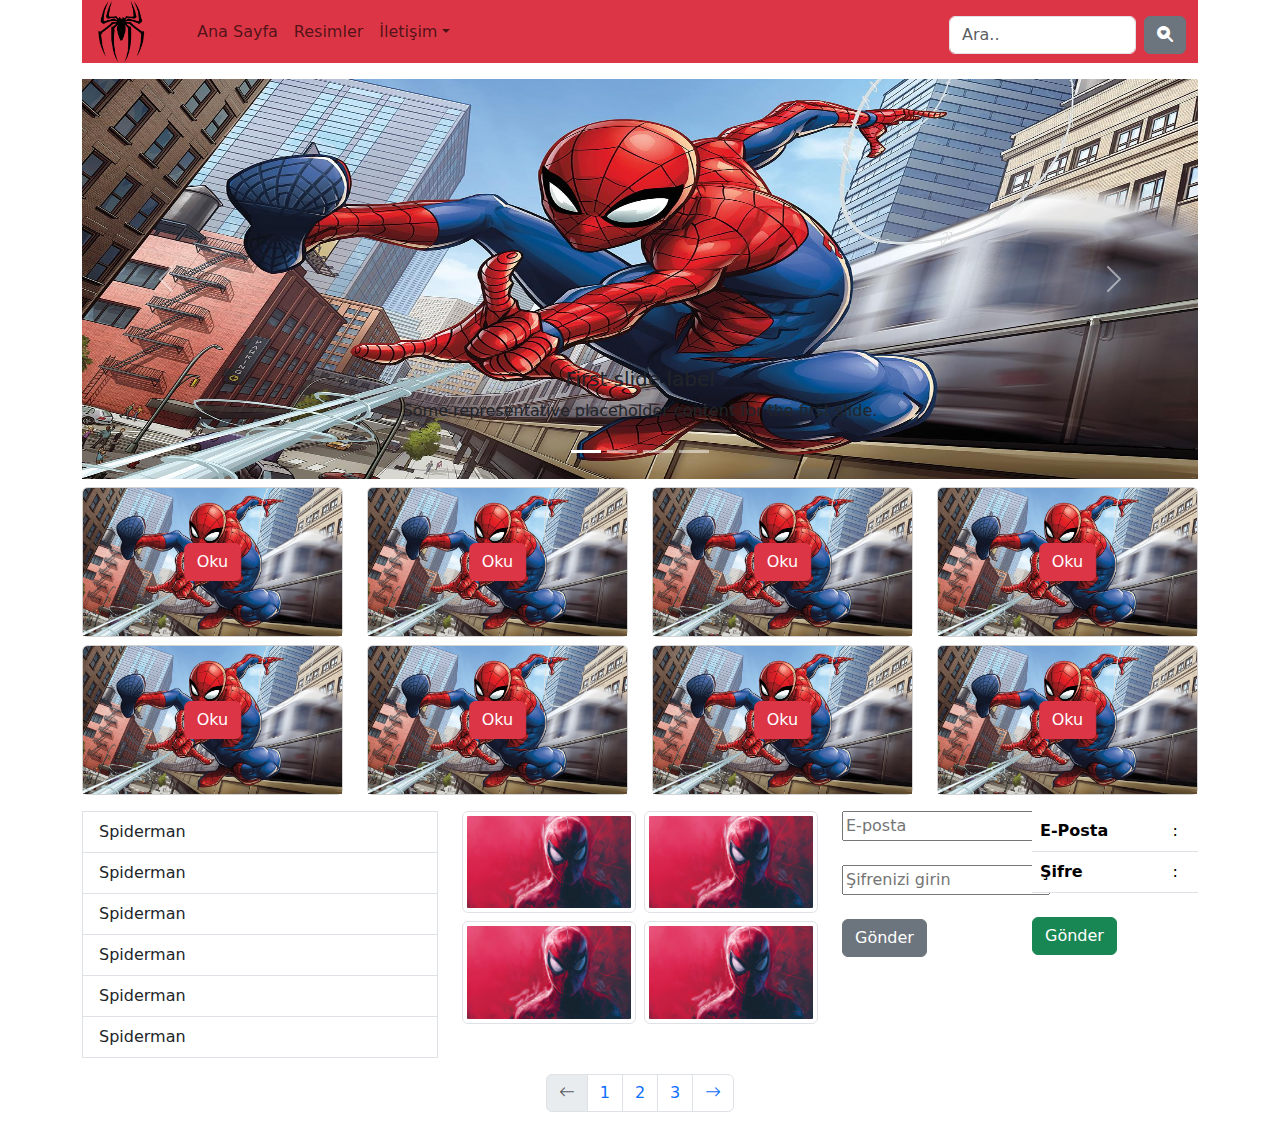
<file: web-example/index.html>
<!doctype html>
<html lang="tr">

<head>
    <meta charset="utf-8">
    <meta name="viewport" content="width=device-width, initial-scale=1">
    <title>Ana Sayfa</title>
    <link href="https://cdn.jsdelivr.net/npm/bootstrap@5.3.3/dist/css/bootstrap.min.css" rel="stylesheet"
        integrity="sha384-QWTKZyjpPEjISv5WaRU9OFeRpok6YctnYmDr5pNlyT2bRjXh0JMhjY6hW+ALEwIH" crossorigin="anonymous">
    <link rel="stylesheet" href="tasarim.css">
    <link rel="stylesheet" href="https://cdn.jsdelivr.net/npm/bootstrap-icons@1.11.3/font/bootstrap-icons.min.css">
</head>

<body>

    <div class="container">
        <header class="bg-danger">
            <div class="row">
                <div class="col-12 col-md-1">
                    <a href="index.html"><img class="img-fluid ps-2 me-0 logoresponsive" src="res/logo.png" alt="logo"></a>
                </div>
                <div class="col-12 col-md-8">
                    <nav class="navbar navbar-expand-lg">
                        <div class="container-fluid">

                            <button class="navbar-toggler" type="button" data-bs-toggle="collapse"
                                data-bs-target="#navbarSupportedContent" aria-controls="navbarSupportedContent"
                                aria-expanded="false" aria-label="Toggle navigation">
                                <span class="navbar-toggler-icon"></span>
                            </button>

                            <div class="collapse navbar-collapse justify-content-center pt-1" id="navbarSupportedContent">
                                <ul class="navbar-nav me-auto mb-lg-0 main-menu text-">
                                    <li class="nav-item">
                                        <a class="nav-link rounded" aria-current="page" href="index.html">Ana Sayfa</a>
                                    </li>
                                    <li class="nav-item">
                                        <a class="nav-link rounded" aria-current="page" href="#">Resimler</a>
                                    </li>
                                    <li class="nav-item dropdown">
                                        <a class="nav-link rounded dropdown-toggle" href="#" role="button"
                                            data-bs-toggle="dropdown" aria-expanded="false">İletişim</a>
                                        <ul class="dropdown-menu">
                                            <li><a class="dropdown-item rounded" href="#">Hakkımızda</a></li>
                                            <li><a class="dropdown-item rounded" href="#">E-Posta</a></li>
                                        </ul>
                                    </li>
                                </ul>

                            </div>
                        </div>
                    </nav>

                </div>
                <div class="col-12 col-md-3 mt-2">
                  <nav class="navbar">
                    <div class="container-fluid">
                      <form class="d-flex" role="search">
                        <input class="form-control me-2" type="search" placeholder="Ara.." aria-label="Search">
                        <button class="btn btn-secondary" type="submit"><i class="bi bi-search-heart-fill"></i></button>
                      </form>
                    </div>
                  </nav>
                </div>
            </div>
        </header>
        <main>

            <div class="row mt-3">
                <div class="col-12">
                    <div id="carouselExampleIndicators" class="carousel slide">
                        <div class="carousel-indicators">
                          <button type="button" data-bs-target="#carouselExampleIndicators" data-bs-slide-to="0" class="active" aria-current="true" aria-label="Slide 1"></button>
                          <button type="button" data-bs-target="#carouselExampleIndicators" data-bs-slide-to="1" aria-label="Slide 2"></button>
                          <button type="button" data-bs-target="#carouselExampleIndicators" data-bs-slide-to="2" aria-label="Slide 3"></button>
                          <button type="button" data-bs-target="#carouselExampleIndicators" data-bs-slide-to="3" aria-label="Slide 3"></button>
                        </div>
                        <div class="carousel-inner">
                          <div class="carousel-item active">
                            <img src="res/img1.jpg" class="d-block w-100" width="200" height="400" alt="...">
                            <div class="carousel-caption d-none d-md-block text-dark">
                              <h5>First slide label</h5>
                              <p>Some representative placeholder content for the first slide.</p>
                            </div>
                          </div>
                          <div class="carousel-item">
                            <img src="res/img2.jpeg" class="d-block w-100" width="200" height="400" alt="...">
                            <div class="carousel-caption d-none d-md-block text-dark">
                              <h5>First slide label</h5>
                              <p>Some representative placeholder content for the first slide.</p>
                            </div>
                          </div>
                          <div class="carousel-item">
                            <img src="res/img3.jpg" class="d-block w-100" width="200" height="400" alt="...">
                            <div class="carousel-caption d-none d-md-block text-dark">
                              <h5>First slide label</h5>
                              <p>Some representative placeholder content for the first slide.</p>
                            </div>
                          </div>
                          <div class="carousel-item">
                            <img src="res/img4.jpeg" class="d-block w-100" width="200" height="400" alt="...">
                            <div class="carousel-caption d-none d-md-block text-dark">
                              <h5>First slide label</h5>
                              <p>Some representative placeholder content for the first slide.</p>
                            </div>
                          </div>
                        </div>
                        <button class="carousel-control-prev" type="button" data-bs-target="#carouselExampleIndicators" data-bs-slide="prev">
                          <span class="carousel-control-prev-icon" aria-hidden="true"></span>
                          <span class="visually-hidden">Previous</span>
                        </button>
                        <button class="carousel-control-next" type="button" data-bs-target="#carouselExampleIndicators" data-bs-slide="next">
                          <span class="carousel-control-next-icon" aria-hidden="true"></span>
                          <span class="visually-hidden">Next</span>
                        </button>
                      </div>
                </div>
            </div>

            <div>
               <div class="row">
                <div class="col-12 col-md-3 mt-2">
                  <div class="card position-relative ">
                    <a href="#"><button type="button" class="btn btn-danger position-absolute top-50 start-50 translate-middle">Oku</button></a>
                    <img src="res/img1.jpg" class="card-img-top" alt="...">
                  </div>
                </div>
                <div class="col-12 col-md-3 mt-2">
                  <div class="card position-relative ">
                    <a href="#"><button type="button" class="btn btn-danger position-absolute top-50 start-50 translate-middle">Oku</button></a>
                    <img src="res/img1.jpg" class="card-img-top" alt="...">
                  </div>
                  
                </div>
                <div class="col-12 col-md-3 mt-2">
                  <div class="card position-relative ">
                    <a href="#"><button type="button" class="btn btn-danger position-absolute top-50 start-50 translate-middle">Oku</button></a>
                    <img src="res/img1.jpg" class="card-img-top" alt="...">
                  </div>
                  
                </div>
                <div class="col-12 col-md-3 mt-2">
                  <div class="card position-relative ">
                    <a href="#"><button type="button" class="btn btn-danger position-absolute top-50 start-50 translate-middle">Oku</button></a>
                    <img src="res/img1.jpg" class="card-img-top" alt="...">
                  </div>
                  
                </div>
                <div class="col-12 col-md-3 mt-2">
                  <div class="card position-relative ">
                    <a href="#"><button type="button" class="btn btn-danger position-absolute top-50 start-50 translate-middle">Oku</button></a>
                    <img src="res/img1.jpg" class="card-img-top" alt="...">
                  </div>
                </div>
                <div class="col-12 col-md-3 mt-2">
                  <div class="card position-relative ">
                    <a href="#"><button type="button" class="btn btn-danger position-absolute top-50 start-50 translate-middle">Oku</button></a>
                    <img src="res/img1.jpg" class="card-img-top" alt="...">
                  </div>
                  
                </div>
                <div class="col-12 col-md-3 mt-2">
                  <div class="card position-relative ">
                    <a href="#"><button type="button" class="btn btn-danger position-absolute top-50 start-50 translate-middle">Oku</button></a>
                    <img src="res/img1.jpg" class="card-img-top" alt="...">
                  </div>
                  
                </div>
                <div class="col-12 col-md-3 mt-2">
                  <div class="card position-relative ">
                    <a href="#"><button type="button" class="btn btn-danger position-absolute top-50 start-50 translate-middle">Oku</button></a>
                    <img src="res/img1.jpg" class="card-img-top" alt="...">
                  </div>
               </div>
            </div>
                <div class="row pt-3" id="panel1">
                    <div class="col-12 col-md-4" id="baglanti-liste">
                      <ul class="list-group rounded-0 sag-alt-yuvarla">
                        <li class="list-group-item"><a class="nav-link" href="#">Spiderman</a></li>
                        <li class="list-group-item"><a class="nav-link" href="#">Spiderman</a></li>
                        <li class="list-group-item"><a class="nav-link" href="#">Spiderman</a></li>
                        <li class="list-group-item"><a class="nav-link" href="#">Spiderman</a></li>
                        <li class="list-group-item"><a class="nav-link" href="#">Spiderman</a></li>
                        <li class="list-group-item"><a class="nav-link" href="#">Spiderman</a></li>
                      </ul>
                    </div>
                    <div class="col-md-4 position-relative">
                        <div class="row g-2">
                          <div class="col-6"><img class="img-thumbnail panel-resim" src="res/img3.jpg" alt="1"></div>
                          <div class="col-6"><img class="img-thumbnail panel-resim" src="res/img3.jpg" alt="2"></div>
                          <div class="col-6"><img class="img-thumbnail panel-resim" src="res/img3.jpg" alt="3"></div>
                          <div class="col-6"><img class="img-thumbnail panel-resim" src="res/img3.jpg" alt="4"></div>
                        </div>
                    </div>

                      <div class="col-12 col-md-4">
                        <div class="row">
                          <div class="col-md-6">
                           <input type="email" id="eposta" name="eposta" placeholder="E-posta"><br><br>
                          <input type="password" id="sifre" name="sifre" min="6" max="16" placeholder="Şifrenizi girin"><br><br>
                          <form class="d-flex" role="search"> 
                            <button class="btn btn-secondary" type="submit">Gönder</button>
                          </div>
                          <div class="col-md-6">
                            <table class="table" >
                              <tr>
                                <th>E-Posta</th>
                                <td>:</td>
                              </tr>
                              <tr>
                                <th>Şifre</th>
                                <td>:</td>
                              </tr>
                            </table>
                            <button class="btn btn-success mt-2" type="submit">Gönder</button>
                          </div>
                        </div>   
                        
                 
                          
            </div>

        </main>
        <footer>
            <div class="row mt-3">
                <div class="col-12">
                  <nav aria-label="Page navigation example">
                    <ul class="pagination justify-content-center">
                      <li class="page-item disabled">
                        <a class="page-link"><i class="bi bi-arrow-left"></i></a>
                      </li>
                      <li class="page-item"><a class="page-link" href="index.html">1</a></li>
                      <li class="page-item"><a class="page-link" href="#">2</a></li>
                      <li class="page-item"><a class="page-link" href="#">3</a></li>
                      <li class="page-item">
                        <a class="page-link" href="#"><i class="bi bi-arrow-right"></i></a>
                      </li>
                    </ul>
                  </nav>
                </div>
              </div>
        </footer>
    </div>

    <script src="https://cdn.jsdelivr.net/npm/bootstrap@5.3.3/dist/js/bootstrap.bundle.min.js"
        integrity="sha384-YvpcrYf0tY3lHB60NNkmXc5s9fDVZLESaAA55NDzOxhy9GkcIdslK1eN7N6jIeHz"
        crossorigin="anonymous"></script>
</body>

</html>
</file>
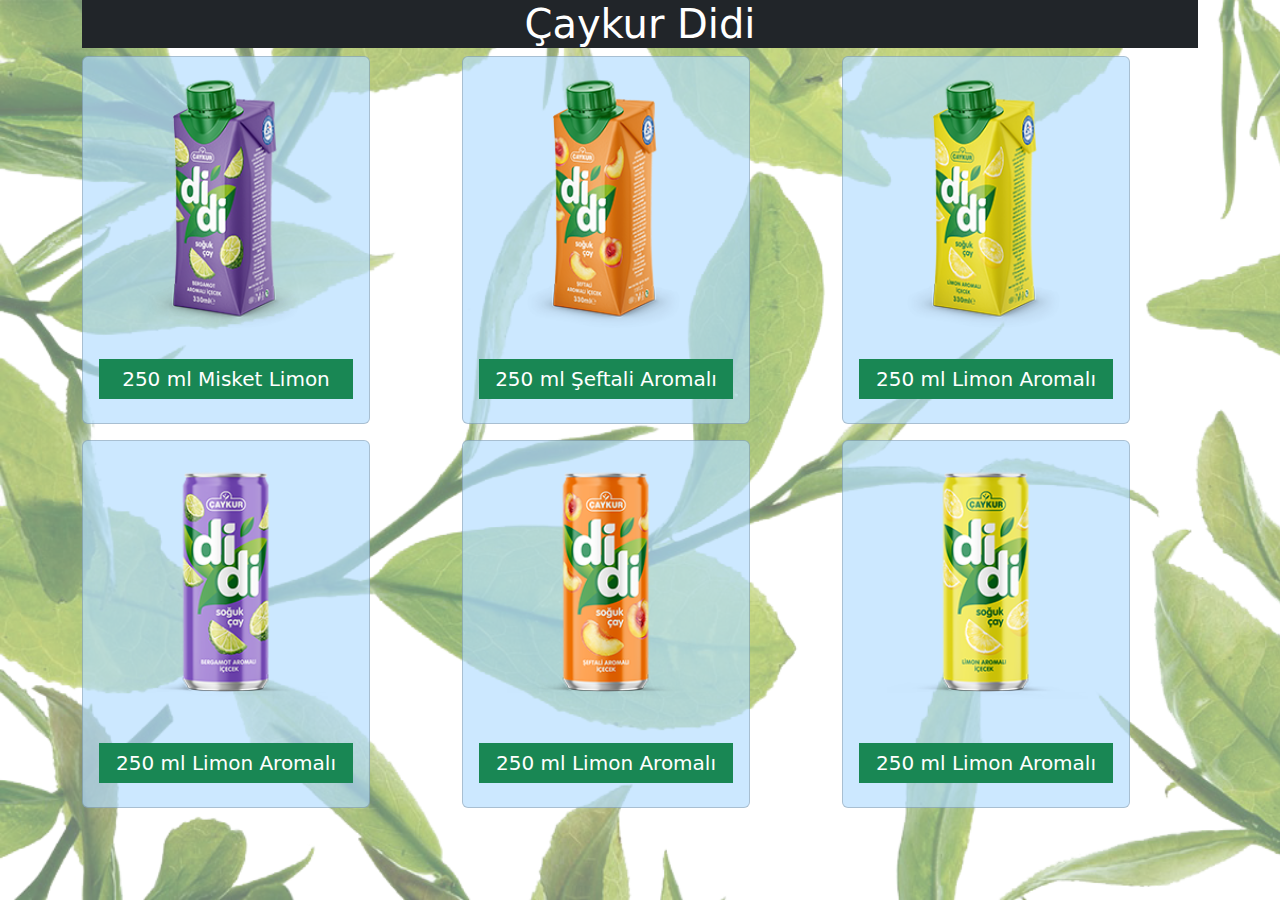
<file: 250219/urunler.html>
<!doctype html>
<html lang="tr">
  <head>
    <meta charset="utf-8">
    <meta name="viewport" content="width=device-width, initial-scale=1">
    <title>Çaykur Didi</title>
    <link href="https://cdn.jsdelivr.net/npm/bootstrap@5.3.3/dist/css/bootstrap.min.css" rel="stylesheet" integrity="sha384-QWTKZyjpPEjISv5WaRU9OFeRpok6YctnYmDr5pNlyT2bRjXh0JMhjY6hW+ALEwIH" crossorigin="anonymous">
    <style>
        body{
            background-image: url(res/arkaplan.png);
            background-size: cover;
            background-attachment: fixed;
        }
        .bg-card{
            background-color: #b3dcffaa;
        }
    </style>
  </head>
  <body>
    
    <div class="container">
        <!--header bölümü-->
        <header class="bg-dark text-white text-center">
            <h1>Çaykur Didi </h1>
        </header>

        <!--main bölümü-->
        <main>
            <div class="row">
                <div class="col-lg-4 col-md-6 col-sm-12">
                    <div class="card bg-card mb-3" style="width: 18rem;">
                        <img src="res/urun/280.png" class="card-img-top" alt="...">
                        <div class="card-body">
                          <h5 class="card-title text-center bg-success text-white p-2 ">250 ml Misket Limon</h5>
                        </div>
                    </div>
                </div>
                <div class="col-lg-4 col-md-6 col-sm-12">
                    <div class="card bg-card mb-3" style="width: 18rem;">
                        <img src="res/urun/281.png" class="card-img-top" alt="...">
                        <div class="card-body">
                          <h5 class="card-title text-center bg-success text-white p-2">250 ml Şeftali Aromalı</h5>
                        </div>
                    </div>
                </div>
                <div class="col-lg-4 col-md-6 col-sm-12">
                    <div class="card bg-card mb-3" style="width: 18rem;">
                        <img src="res/urun/282.png" class="card-img-top" alt="...">
                        <div class="card-body">
                          <h5 class="card-title text-center bg-success text-white p-2">250 ml Limon Aromalı</h5>
                        </div>
                    </div>
                </div>
                <div class="col-lg-4 col-md-6 col-sm-12">
                    <div class="card bg-card mb-3" style="width: 18rem;">
                        <img src="res/urun/283.png" class="card-img-top" alt="...">
                        <div class="card-body">
                          <h5 class="card-title text-center bg-success text-white p-2">250 ml Limon Aromalı</h5>
                        </div>
                    </div>
                </div>
                <div class="col-lg-4 col-md-6 col-sm-12">
                    <div class="card bg-card mb-3" style="width: 18rem;">
                        <img src="res/urun/284.png" class="card-img-top" alt="...">
                        <div class="card-body">
                          <h5 class="card-title text-center bg-success text-white p-2">250 ml Limon Aromalı</h5>
                        </div>
                    </div>
                </div>
                <div class="col-lg-4 col-md-6 col-sm-12">
                    <div class="card bg-card mb-3" style="width: 18rem;">
                        <img src="res/urun/285.png" class="card-img-top" alt="...">
                        <div class="card-body">
                          <h5 class="card-title text-center bg-success text-white p-2">250 ml Limon Aromalı</h5>
                        </div>
                    </div>
                </div>
                
            </div>
        </main>
    </div>
    <script src="https://cdn.jsdelivr.net/npm/bootstrap@5.3.3/dist/js/bootstrap.bundle.min.js" integrity="sha384-YvpcrYf0tY3lHB60NNkmXc5s9fDVZLESaAA55NDzOxhy9GkcIdslK1eN7N6jIeHz" crossorigin="anonymous"></script>
  </body>
</html>
</file>
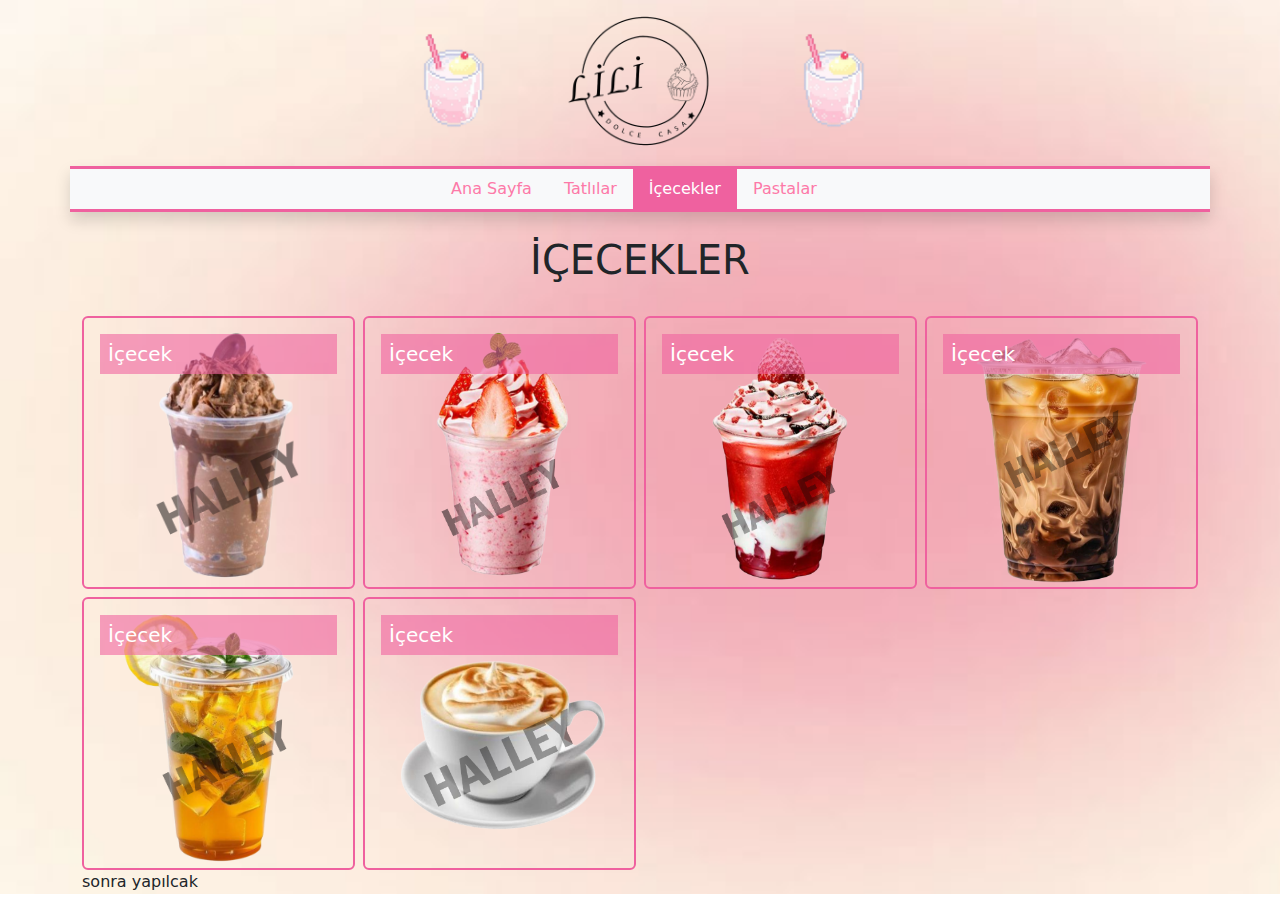
<file: 250226/icecekler.html>
<!doctype html>
<html lang="tr">
  <head>
    <meta charset="utf-8">
    <meta name="viewport" content="width=device-width, initial-scale=1">
    <title>Tatlılar</title>
    <link href="https://cdn.jsdelivr.net/npm/bootstrap@5.3.3/dist/css/bootstrap.min.css" rel="stylesheet" integrity="sha384-QWTKZyjpPEjISv5WaRU9OFeRpok6YctnYmDr5pNlyT2bRjXh0JMhjY6hW+ALEwIH" crossorigin="anonymous">
    <link rel="stylesheet" href="tasarim.css">
  </head>
  <body>
    <div class="container">
        <header>
            <div class="row justify-content-center"><!--justify-content-center Flex container içerisindeki öğeleri, yatayda (ana eksende) ortalar.-->
                <div class="col-4 col-md-2 col-lg-2">
                    <img src="img/drink.png" class="img-fluid" alt="icecek"><!-- class="img-fluid" Resmin boyutu, ekranın genişliğine göre esner, böylece her cihazda düzgün görünmesini sağlar.-->
                </div>
                <div class="col-4 col-md-2 col-lg-2">
                    <a href="index.html"><img src="img/logo.png"class="img-fluid" alt="Lili Pastaneleri"></a>
                </div>
                <div class="col-4 col-md-2 col-lg-2">
                    <img src="img/drink.png" class="img-fluid" alt="icecek">
                </div>
            </div>
            <!--nav-->
            <div class="row">
                <ul class="nav justify-content-center bg-light shadow border-top border-bottom border-pink border-3"><!--shadow bir öğeye gölge eklemek için kullanılır.-->
                    <li class="nav-item">
                      <a class="nav-link" href="index.html">Ana Sayfa</a>
                    </li>
                    <li class="nav-item">
                        <a class="nav-link" href="tatlilar.html">Tatlılar</a>
                    </li>
                    <li class="nav-item">
                        <a class="nav-link active" aria-current="page" href="icecekler.html">İçecekler</a>
                    </li>
                    <li class="nav-item">
                        <a class="nav-link" href="pastalar.html">Pastalar</a>
                    </li>
                </ul>
            </div>
        </header>

        <main>
            <!--başlık-->
            <div class="row">
                <div class="col-12">
                    <h1 class="text-center p-4 text-uppercase fs-1 fw-light">İçecekler</h1><!-- text-uppercase metni tamamen büyük harfe dönüştürmek için kullanılır.-->
                </div>
            </div>
            <!--ürünler-->
            <div class="row g-2">
                <div class="col-12 col-md-4 col-lg-3">
                    <div class="card bg-transparent border border-2 border-pink">
                        <img src="res/urunler/icecek1.png" class="card-img" alt="icecek1">
                        <div class="card-img-overlay">
                          <h5 class="card-title p-2 raunded-2">İçecek</h5>
                          
                        </div>
                    </div>
                </div>
                <div class="col-12 col-md-4 col-lg-3">
                    <div class="card bg-transparent border border-2 border-pink">
                        <img src="res/urunler/icecek2.png" class="card-img" alt="icecek2">
                        <div class="card-img-overlay">
                          <h5 class="card-title p-2 raunded-2">İçecek</h5>
                          
                        </div>
                    </div>
                </div>
                <div class="col-12 col-md-4 col-lg-3">
                    <div class="card bg-transparent border border-2 border-pink">
                        <img src="res/urunler/icecek3.png" class="card-img" alt="icecek3">
                        <div class="card-img-overlay">
                          <h5 class="card-title p-2 raunded-2">İçecek</h5>
                          
                        </div>
                    </div>
                </div>
                <div class="col-12 col-md-4 col-lg-3">
                    <div class="card bg-transparent border border-2 border-pink">
                        <img src="res/urunler/icecek4.png" class="card-img" alt="icecek4">
                        <div class="card-img-overlay">
                          <h5 class="card-title p-2 raunded-2">İçecek</h5>
                          
                        </div>
                    </div>
                </div>
                <div class="col-12 col-md-4 col-lg-3">
                    <div class="card bg-transparent border border-2 border-pink">
                        <img src="res/urunler/icecek5.png" class="card-img" alt="icecek5">
                        <div class="card-img-overlay">
                          <h5 class="card-title p-2 raunded-2">İçecek</h5>
                          
                        </div>
                    </div>
                </div>
                <div class="col-12 col-md-4 col-lg-3">
                    <div class="card bg-transparent border border-2 border-pink">
                        <img src="res/urunler/icecek6.png" class="card-img" alt="icecek6">
                        <div class="card-img-overlay">
                          <h5 class="card-title p-2 raunded-2">İçecek</h5>
                          
                        </div>
                    </div>
                </div>
            </div>
        </main>

        <footer>
            sonra yapılcak 
        </footer>
    </div>

    <script src="https://cdn.jsdelivr.net/npm/bootstrap@5.3.3/dist/js/bootstrap.bundle.min.js" integrity="sha384-YvpcrYf0tY3lHB60NNkmXc5s9fDVZLESaAA55NDzOxhy9GkcIdslK1eN7N6jIeHz" crossorigin="anonymous"></script>
  </body>
</html>
</file>
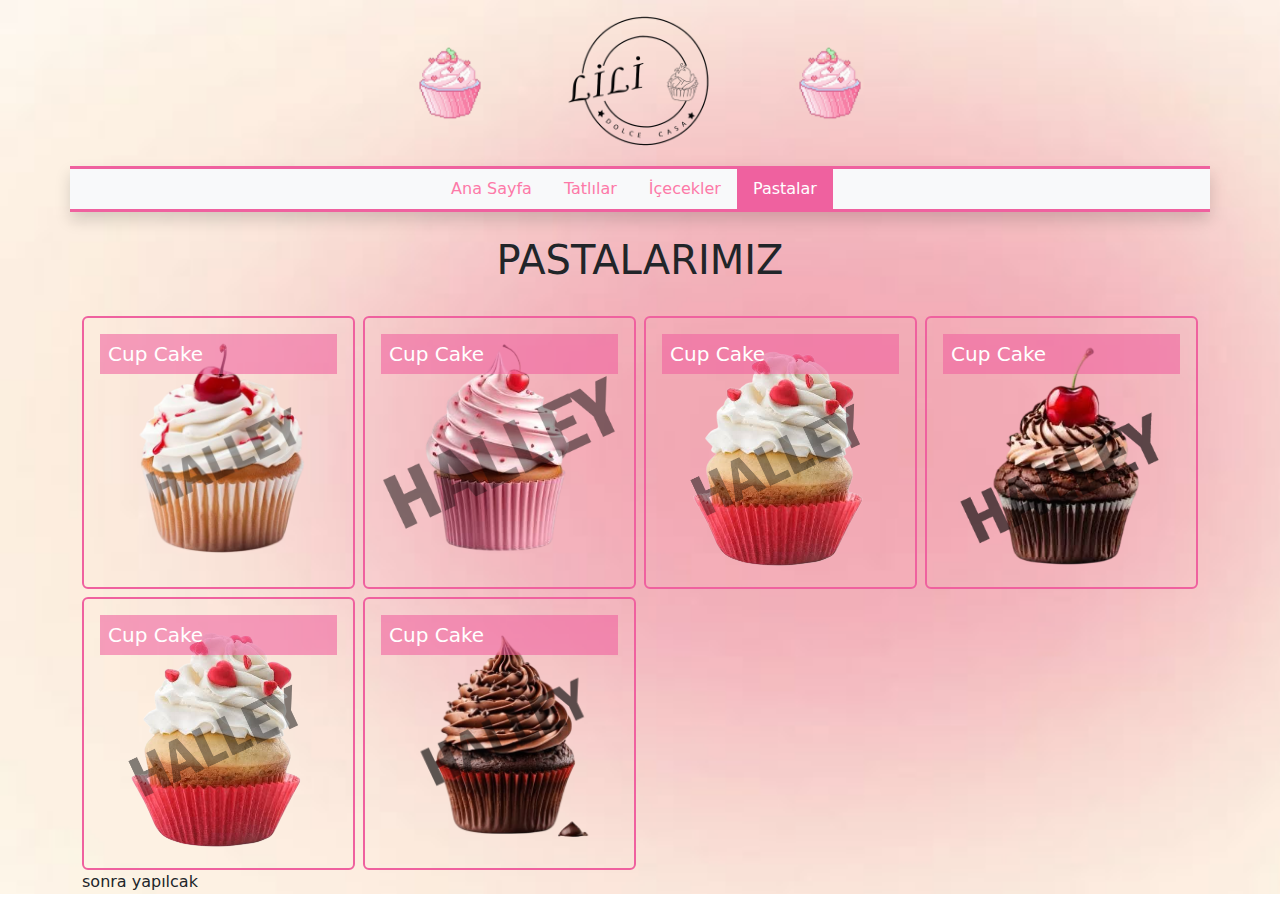
<file: 250226/pastalar.html>
<!doctype html>
<html lang="tr">
  <head>
    <meta charset="utf-8">
    <meta name="viewport" content="width=device-width, initial-scale=1">
    <title>Pastalar</title>
    <link href="https://cdn.jsdelivr.net/npm/bootstrap@5.3.3/dist/css/bootstrap.min.css" rel="stylesheet" integrity="sha384-QWTKZyjpPEjISv5WaRU9OFeRpok6YctnYmDr5pNlyT2bRjXh0JMhjY6hW+ALEwIH" crossorigin="anonymous">
    <link rel="stylesheet" href="tasarim.css">
  </head>
  <body>
    <div class="container">
        <header>
            <div class="row justify-content-center"><!--justify-content-center Flex container içerisindeki öğeleri, yatayda (ana eksende) ortalar.-->
                <div class="col-4 col-md-2 col-lg-2">
                    <img src="img/cake.png" class="img-fluid" alt="pasta"><!-- class="img-fluid" Resmin boyutu, ekranın genişliğine göre esner, böylece her cihazda düzgün görünmesini sağlar.-->
                </div>
                <div class="col-4 col-md-2 col-lg-2">
                    <a href="index.html"><img src="img/logo.png"class="img-fluid" alt="Lili Pastaneleri"></a>
                </div>
                <div class="col-4 col-md-2 col-lg-2">
                    <img src="img/cake.png" class="img-fluid" alt="pasta">
                </div>
            </div>
            <!--nav-->
            <div class="row">
                <ul class="nav justify-content-center bg-light shadow border-top border-bottom border-pink border-3"><!--shadow bir öğeye gölge eklemek için kullanılır.-->
                    <li class="nav-item">
                      <a class="nav-link" href="index.html">Ana Sayfa</a>
                    </li>
                    <li class="nav-item">
                      <a class="nav-link" href="tatlilar.html">Tatlılar</a>
                    </li>
                    <li class="nav-item">
                      <a class="nav-link" href="icecekler.html">İçecekler</a>
                    </li>
                    <li class="nav-item">
                        <a class="nav-link active" aria-current="page" href="pastalar.html">Pastalar</a>
                    </li>
                </ul>
            </div>
        </header>

        <main>
            <!--başlık-->
            <div class="row">
                <div class="col-12">
                    <h1 class="text-center p-4 text-uppercase fs-1 fw-light">Pastalarımız</h1><!-- text-uppercase metni tamamen büyük harfe dönüştürmek için kullanılır.-->
                </div>
            </div>
            <!--ürünler-->
            <div class="row g-2">
                <div class="col-12 col-md-4 col-lg-3">
                    <div class="card bg-transparent border border-2 border-pink">
                        <img src="res/urunler/cupcake1.png" class="card-img" alt="cupcake1">
                        <div class="card-img-overlay">
                          <h5 class="card-title p-2 raunded-2">Cup Cake</h5>
                          
                        </div>
                    </div>
                </div>
                <div class="col-12 col-md-4 col-lg-3">
                    <div class="card bg-transparent border border-2 border-pink">
                        <img src="res/urunler/cupcake2.png" class="card-img" alt="cupcake1">
                        <div class="card-img-overlay">
                          <h5 class="card-title p-2 raunded-2">Cup Cake</h5>
                          
                        </div>
                    </div>
                </div>
                <div class="col-12 col-md-4 col-lg-3">
                    <div class="card bg-transparent border border-2 border-pink">
                        <img src="res/urunler/cupcake3.png" class="card-img" alt="cupcake1">
                        <div class="card-img-overlay">
                          <h5 class="card-title p-2 raunded-2">Cup Cake</h5>
                          
                        </div>
                    </div>
                </div>
                <div class="col-12 col-md-4 col-lg-3">
                    <div class="card bg-transparent border border-2 border-pink">
                        <img src="res/urunler/cupcake4.png" class="card-img" alt="cupcake1">
                        <div class="card-img-overlay">
                          <h5 class="card-title p-2 raunded-2">Cup Cake</h5>
                          
                        </div>
                    </div>
                </div>
                <div class="col-12 col-md-4 col-lg-3">
                    <div class="card bg-transparent border border-2 border-pink">
                        <img src="res/urunler/cupcake3.png" class="card-img" alt="cupcake1">
                        <div class="card-img-overlay">
                          <h5 class="card-title p-2 raunded-2">Cup Cake</h5>
                          
                        </div>
                    </div>
                </div>
                <div class="col-12 col-md-4 col-lg-3">
                    <div class="card bg-transparent border border-2 border-pink">
                        <img src="res/urunler/cupcake6.png" class="card-img" alt="cupcake1">
                        <div class="card-img-overlay">
                          <h5 class="card-title p-2 raunded-2">Cup Cake</h5>
                          
                        </div>
                    </div>
                </div>
            </div>
        </main>

        <footer>
            sonra yapılcak 
        </footer>
    </div>

    <script src="https://cdn.jsdelivr.net/npm/bootstrap@5.3.3/dist/js/bootstrap.bundle.min.js" integrity="sha384-YvpcrYf0tY3lHB60NNkmXc5s9fDVZLESaAA55NDzOxhy9GkcIdslK1eN7N6jIeHz" crossorigin="anonymous"></script>
  </body>
</html>
</file>
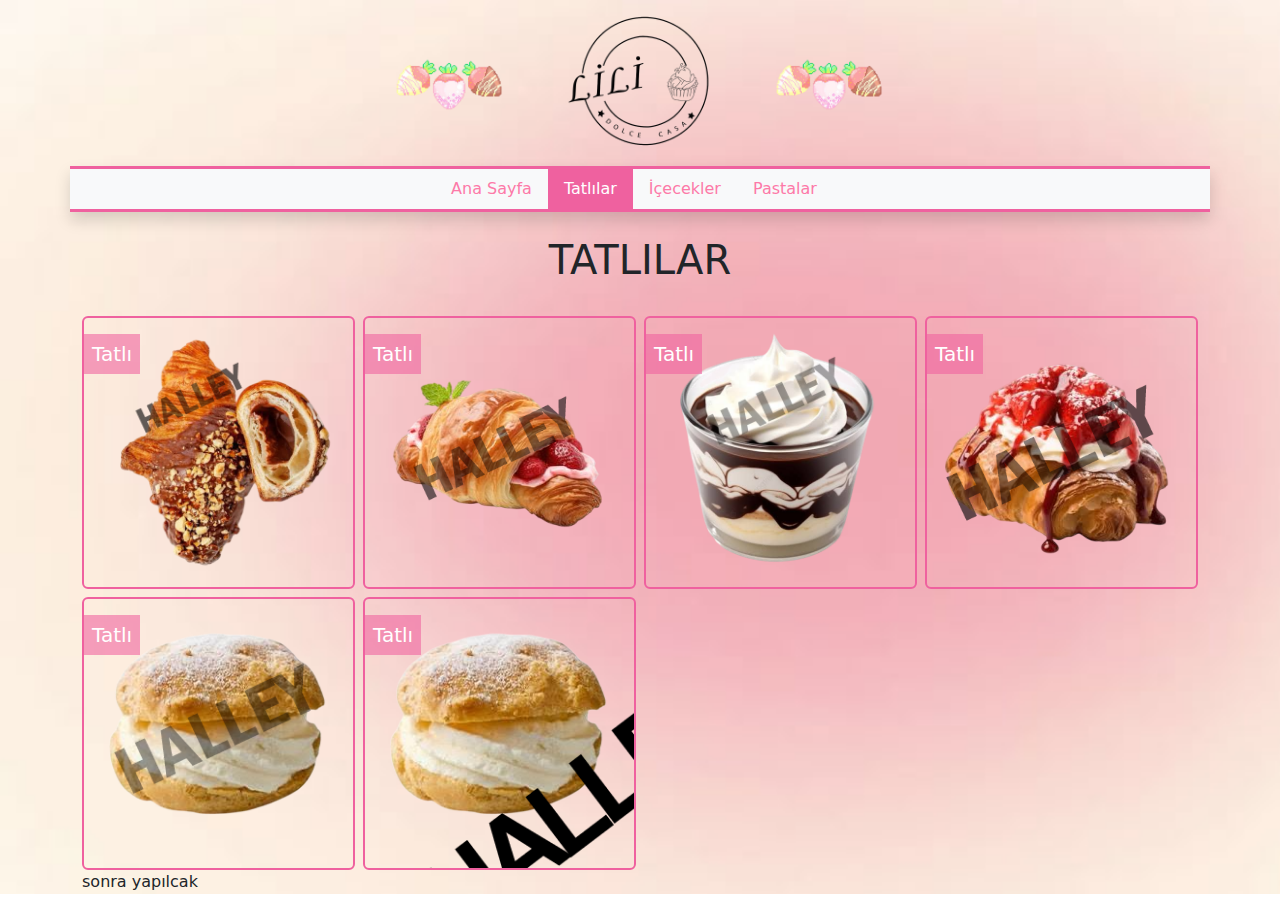
<file: 250226/tatlilar.html>
<!doctype html>
<html lang="tr">
  <head>
    <meta charset="utf-8">
    <meta name="viewport" content="width=device-width, initial-scale=1">
    <title>Tatlılar</title>
    <link href="https://cdn.jsdelivr.net/npm/bootstrap@5.3.3/dist/css/bootstrap.min.css" rel="stylesheet" integrity="sha384-QWTKZyjpPEjISv5WaRU9OFeRpok6YctnYmDr5pNlyT2bRjXh0JMhjY6hW+ALEwIH" crossorigin="anonymous">
    <link rel="stylesheet" href="tasarim.css">
  </head>
  <body>
    <div class="container">
        <header>
            <div class="row justify-content-center"><!--justify-content-center Flex container içerisindeki öğeleri, yatayda (ana eksende) ortalar.-->
                <div class="col-4 col-md-2 col-lg-2">
                    <img src="img/candy.png" class="img-fluid" alt="seker"><!-- class="img-fluid" Resmin boyutu, ekranın genişliğine göre esner, böylece her cihazda düzgün görünmesini sağlar.-->
                </div>
                <div class="col-4 col-md-2 col-lg-2">
                    <a href="index.html"><img src="img/logo.png"class="img-fluid" alt="Lili Pastaneleri"></a>
                </div>
                <div class="col-4 col-md-2 col-lg-2">
                    <img src="img/candy.png" class="img-fluid" alt="seker">
                </div>
            </div>
            <!--nav-->
            <div class="row">
                <ul class="nav justify-content-center bg-light shadow border-top border-bottom border-pink border-3"><!--shadow bir öğeye gölge eklemek için kullanılır.-->
                    <li class="nav-item">
                      <a class="nav-link" href="index.html">Ana Sayfa</a>
                    </li>
                    <li class="nav-item">
                        <a class="nav-link active" aria-current="page" href="tatlilar.html">Tatlılar</a>
                    </li>
                    <li class="nav-item">
                      <a class="nav-link" href="icecekler.html">İçecekler</a>
                    </li>
                    <li class="nav-item">
                        <a class="nav-link" href="pastalar.html">Pastalar</a>
                    </li>
                </ul>
            </div>
        </header>

        <main>
            <!--başlık-->
            <div class="row">
                <div class="col-12">
                    <h1 class="text-center p-4 text-uppercase fs-1 fw-light">Tatlılar</h1><!-- text-uppercase metni tamamen büyük harfe dönüştürmek için kullanılır.-->
                </div>
            </div>
            <!--ürünler-->
            <div class="row g-2">
                <div class="col-12 col-md-4 col-lg-3">
                    <div class="card bg-transparent border border-2 border-pink">
                        <img src="res/urunler/tatli1.png" class="card-img" alt="tatli1">
                        <div class="card-img-overlay">
                          <h5 class="card-title p-2 raunded-end-2 position-absolute top-10 start-0">Tatlı</h5>
                          
                        </div>
                    </div>
                </div>
                <div class="col-12 col-md-4 col-lg-3">
                    <div class="card bg-transparent border border-2 border-pink">
                        <img src="res/urunler/tatli2.png" class="card-img" alt="tatli2">
                        <div class="card-img-overlay">
                          <h5 class="card-title p-2 raunded-end-2 position-absolute top-10 start-0">Tatlı</h5>
                          
                        </div>
                    </div>
                </div>
                <div class="col-12 col-md-4 col-lg-3">
                    <div class="card bg-transparent border border-2 border-pink">
                        <img src="res/urunler/tatli3.png" class="card-img" alt="tatli3">
                        <div class="card-img-overlay">
                          <h5 class="card-title p-2 raunded-end-2 position-absolute top-10 start-0">Tatlı</h5>
                          
                        </div>
                    </div>
                </div>
                <div class="col-12 col-md-4 col-lg-3">
                    <div class="card bg-transparent border border-2 border-pink">
                        <img src="res/urunler/tatli4.png" class="card-img" alt="tatli4">
                        <div class="card-img-overlay">
                          <h5 class="card-title p-2 raunded-end-2 position-absolute top-10 start-0">Tatlı</h5>
                          
                        </div>
                    </div>
                </div>
                <div class="col-12 col-md-4 col-lg-3">
                    <div class="card bg-transparent border border-2 border-pink">
                        <img src="res/urunler/tatli5.png" class="card-img" alt="tatli5">
                        <div class="card-img-overlay">
                          <h5 class="card-title p-2 raunded-end-2 position-absolute top-10 start-0">Tatlı</h5>
                          
                        </div>
                    </div>
                </div>
                <div class="col-12 col-md-4 col-lg-3">
                    <div class="card bg-transparent border border-2 border-pink">
                        <img src="res/urunler/tatli8.png" class="card-img" alt="tatli8">
                        <div class="card-img-overlay">
                          <h5 class="card-title p-2 raunded-end-2 position-absolute top-10 start-0">Tatlı</h5>
                          
                        </div>
                    </div>
                </div>
            </div>
        </main>

        <footer>
            sonra yapılcak 
        </footer>
    </div>

    <script src="https://cdn.jsdelivr.net/npm/bootstrap@5.3.3/dist/js/bootstrap.bundle.min.js" integrity="sha384-YvpcrYf0tY3lHB60NNkmXc5s9fDVZLESaAA55NDzOxhy9GkcIdslK1eN7N6jIeHz" crossorigin="anonymous"></script>
  </body>
</html>
</file>
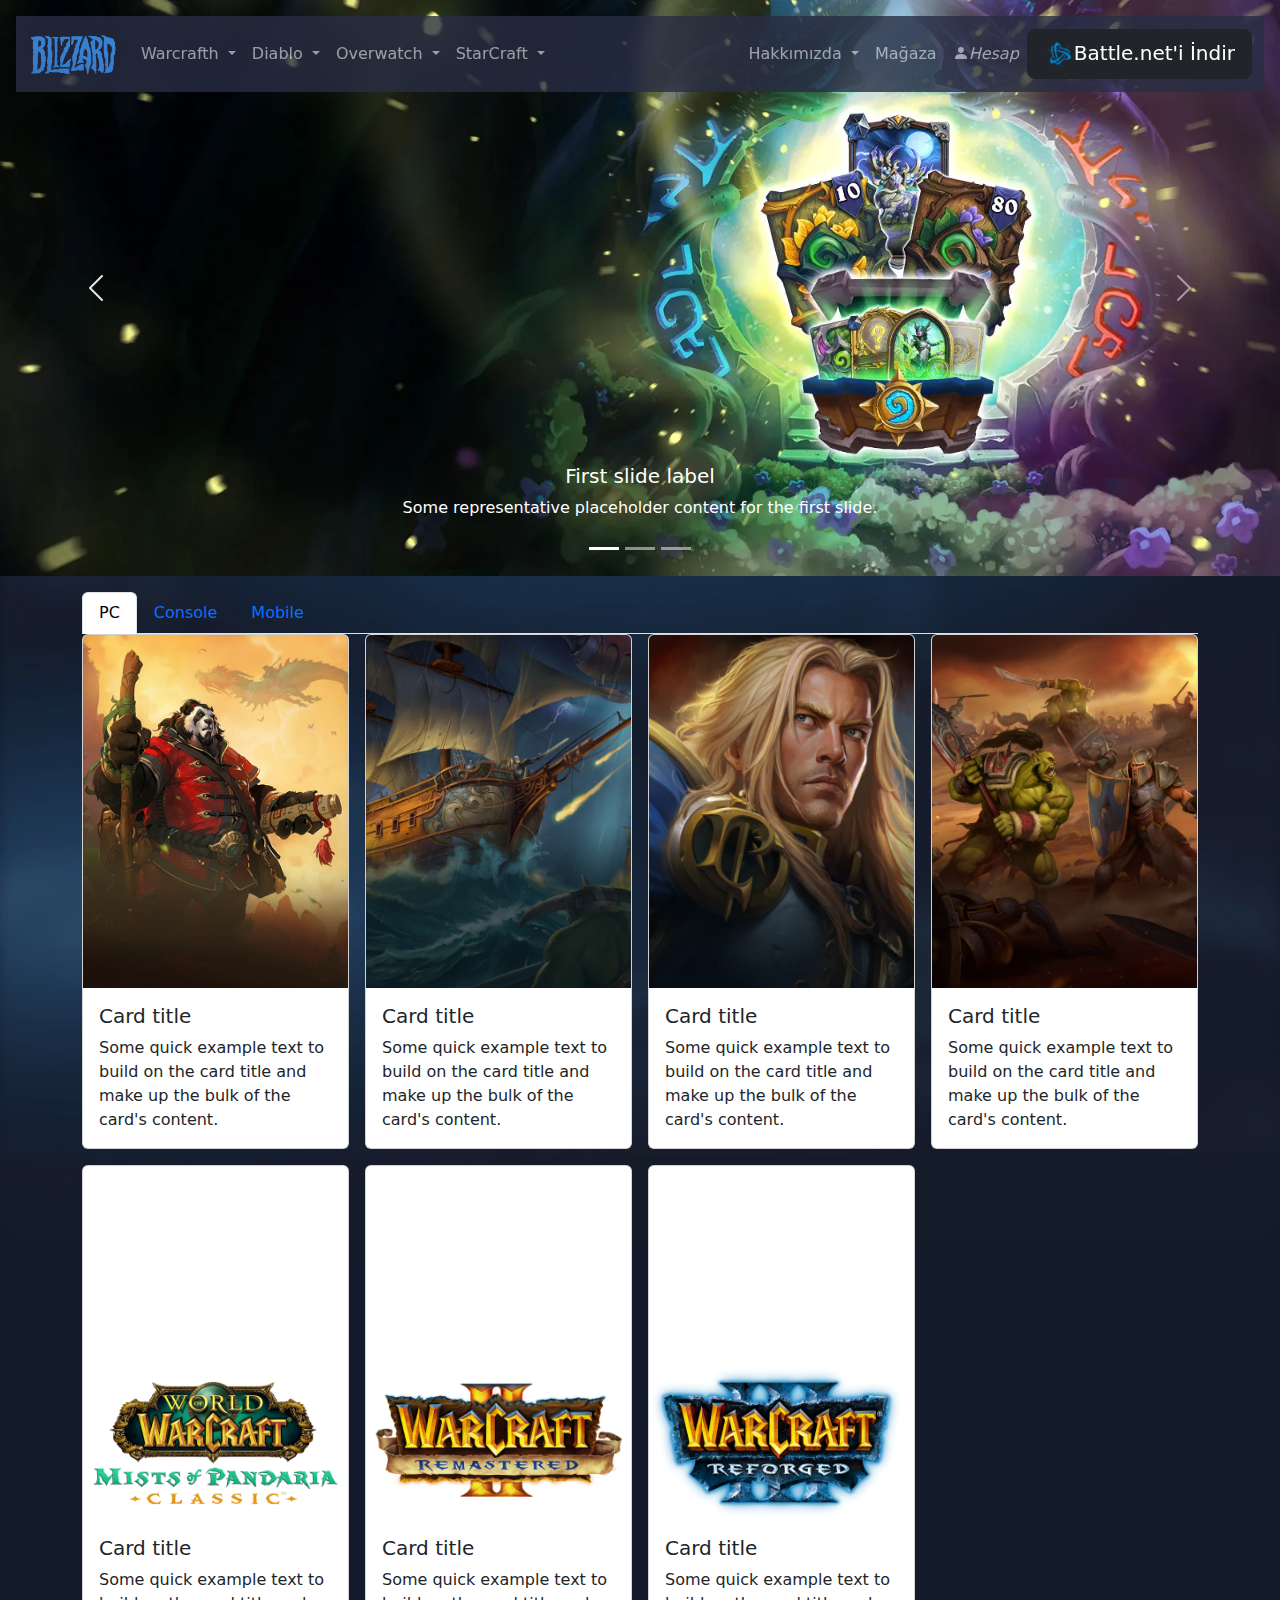
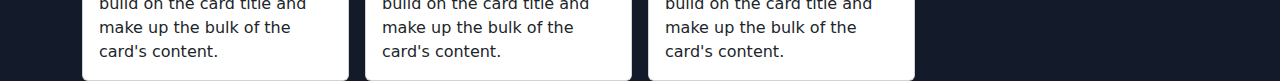
<file: 250319/calisma2.html>
<!doctype html>
<html lang="tr">
  <head>
    <meta charset="utf-8">
    <meta name="viewport" content="width=device-width, initial-scale=1">
    <title>Bootstrap demo</title>
    <link href="https://cdn.jsdelivr.net/npm/bootstrap@5.3.3/dist/css/bootstrap.min.css" rel="stylesheet" integrity="sha384-QWTKZyjpPEjISv5WaRU9OFeRpok6YctnYmDr5pNlyT2bRjXh0JMhjY6hW+ALEwIH" crossorigin="anonymous">
    <link rel="stylesheet" href="https://cdn.jsdelivr.net/npm/bootstrap-icons@1.11.3/font/bootstrap-icons.min.css">
    <link rel="stylesheet" href="style.css">
  </head>
  <body>
    <header>
        <div class="container-fluid">
            <nav class="navbar navbar-expand-lg bg-dark1 position-fixed top-0 start-0 end-0 m-3 z-2" data-bs-theme="dark">
                <div class="container-fluid">
                  <a class="navbar-brand" href="#">
                    <img src="res/blizzard-logo.png" height="50px" alt="blizzard-logo">
                  </a>
                  <button class="navbar-toggler" type="button" data-bs-toggle="offcanvas" data-bs-target="#offcanvasPanel" aria-controls="navbarNavDropdown" aria-expanded="false" aria-label="Toggle navigation">
                    <span class="navbar-toggler-icon"></span>
                  </button>
                  <div class="collapse navbar-collapse" id="navbarNavDropdown">
                    <ul class="navbar-nav">
                        <li class="nav-item dropdown">
                            <a class="nav-link dropdown-toggle" href="#" role="button" data-bs-toggle="dropdown" aria-expanded="false">
                             Warcrafth
                            </a>
                            <ul class="dropdown-menu">
                              <li><a class="dropdown-item" href="#">World of Warcraft</a></li>
                              <li><a class="dropdown-item" href="#">World of Warcraft:The War Within</a></li>
                              <li><a class="dropdown-item" href="#">Warcraft I:Remastered</a></li>
                              <li><a class="dropdown-item" href="#">Warcraft II:Remastered</a></li>
                            </ul>
                          </li>
                          <li class="nav-item dropdown">
                            <a class="nav-link dropdown-toggle" href="#" role="button" data-bs-toggle="dropdown" aria-expanded="false">
                              Diablo
                            </a>
                            <ul class="dropdown-menu">
                              <li><a class="dropdown-item" href="#">Diablo IV</a></li>
                              <li><a class="dropdown-item" href="#">Diablo Immortal</a></li>
                            </ul>
                          </li>
                        <li class="nav-item dropdown">
                         <a class="nav-link dropdown-toggle" href="#" role="button" data-bs-toggle="dropdown" aria-expanded="false">
                          Overwatch
                         </a>
                        <ul class="dropdown-menu">
                          <li><a class="dropdown-item" href="#">Overwatch 2</a></li>
                        </ul>
                      </li>
                      <li class="nav-item dropdown">
                        <a class="nav-link dropdown-toggle" href="#" role="button" data-bs-toggle="dropdown" aria-expanded="false">
                          StarCraft
                        </a>
                        <ul class="dropdown-menu">
                          <li><a class="dropdown-item" href="#">StarCraft 2</a></li>
                          <li><a class="dropdown-item" href="#">StarCraft:Remastered</a></li>
                        </ul>
                      </li>
                    </ul>
                  </div>

                  <ul class="navbar-nav ms-auto">
                    <li class="nav-item dropdown">
                      <a class="nav-link dropdown-toggle" href="#" role="button" data-bs-toggle="dropdown" aria-expanded="false">
                        Hakkımızda
                      </a>
                      <ul class="dropdown-menu">
                        <li><a class="dropdown-item" href="#">Blizzard Hakkında</a></li>
                        <li><a class="dropdown-item" href="#">Haberler</a></li>
                        <li><a class="dropdown-item" href="#">BlizzCon</a></li>
                        <li><a class="dropdown-item" href="#">Kariyer</a></li>
                        <li><a class="dropdown-item" href="#">Ürünler</a></li>
                      </ul>
                    <li class="nav-item">
                        <a class="nav-link" href="#">Mağaza</a>
                    </li>
                    <li class="nav-item">
                        <a class="nav-link" href="#" data-bs-toggle="modal" data-bs-target="#user-modal"><i class="bi bi-person-fill">Hesap</i></a>
                    </li>
                  </ul>
                  <button class="btn btn-dark btn-lg"><img src="res/battlenet-logo.png" height="30px" alt="battlenet-logo">Battle.net'i İndir</button>
                </div>
              </nav>
        </div>
    </header>
    <main>
        <div class="container-fluid">
            <div class="row">
              <div class="col-12 p-0">
                <div id="slider" class="carousel slide z-1">
                  <div class="carousel-indicators">
                    <button type="button" data-bs-target="#slider" data-bs-slide-to="0" class="active" aria-current="true" aria-label="Slide 1"></button>
                    <button type="button" data-bs-target="#slider" data-bs-slide-to="1" aria-label="Slide 2"></button>
                    <button type="button" data-bs-target="#slider" data-bs-slide-to="2" aria-label="Slide 3"></button>
                  </div>
                  <div class="carousel-inner">
                    <div class="carousel-item active">
                      <img src="res/slider/HS_31p6_ITED_MegaBundle_PP_Blizzardcom_Desktop_1600x720_RN01.webp" class="d-block w-100" alt="...">
                      <div class="carousel-caption d-none d-md-block">
                        <h5>First slide label</h5>
                        <p>Some representative placeholder content for the first slide.</p>
                      </div>
                    </div>
                    <div class="carousel-item">
                      <img src="res/slider/WAR_SXSW_Thor-Announce_Blizzardcom_Desktop_1600x720_JL01a.webp" class="d-block w-100" alt="...">
                      <div class="carousel-caption d-none d-md-block">
                        <h5>Second slide label</h5>
                        <p>Some representative placeholder content for the second slide.</p>
                      </div>
                    </div>
                    <div class="carousel-item">
                      <img src="res/slider/WoW_11p1_Undermine_Blizzardcom_HeaderDesktop_1600x720.webp" class="d-block w-100" alt="...">
                      <div class="carousel-caption d-none d-md-block">
                        <h5>Third slide label</h5>
                        <p>Some representative placeholder content for the third slide.</p>
                      </div>
                    </div>
                  </div>
                  <button class="carousel-control-prev" type="button" data-bs-target="#slider" data-bs-slide="prev">
                    <span class="carousel-control-prev-icon" aria-hidden="true"></span>
                    <span class="visually-hidden">Previous</span>
                  </button>
                  <button class="carousel-control-next" type="button" data-bs-target="#slider" data-bs-slide="next">
                    <span class="carousel-control-next-icon" aria-hidden="true"></span>
                    <span class="visually-hidden">Next</span>
                  </button>
                </div>
              </div>
            </div>
          </div>

          <div class="container mt-3">
            <div class="row">
                <div class="col-12 ">
                    <ul class="nav nav-tabs" id="myTab" role="tablist">
                        <li class="nav-item" role="presentation">
                          <button class="nav-link active" id="pc-tab" data-bs-toggle="tab" data-bs-target="#pc-tab-pane" type="button" role="tab" aria-controls="pc-tab-pane" aria-selected="true">PC</button>
                        </li>
                        <li class="nav-item" role="presentation">
                            <button class="nav-link" id="console-tab" data-bs-toggle="tab" data-bs-target="#console-tab-pane" type="button" role="tab" aria-controls="console-tab-pane" aria-selected="true">Console</button>
                          </li>
                          <li class="nav-item" role="presentation">
                            <button class="nav-link" id="console-tab" data-bs-toggle="tab" data-bs-target="#mobil-tab-pane" type="button" role="tab" aria-controls="mobil-tab-pane" aria-selected="true">Mobile</button>
                          </li>
                      </ul>
                      <div class="tab-content" id="myTabContent">
                        <div class="tab-pane fade show active" id="pc-tab-pane" role="tabpanel" aria-labelledby="pc-tab" tabindex="0">
                            <div class="row g-3">
                                <div class="col-md-3">
                                    <div class="card">
                                        <img src="res/card/blizzard_game_card_background_MOP.jpg" class="card-img-top" alt="oyun1">
                                        <div class="card-body">
                                          <h5 class="card-title">Card title</h5>
                                          <p class="card-text">Some quick example text to build on the card title and make up the bulk of the card's content.</p>
                                        </div>
                                      </div>
                                </div>
                                <div class="col-md-3">
                                    <div class="card" >
                                        <img src="res/card/blizzard_game_card_background_w2r.jpg" class="card-img-top" alt="oyun2">
                                        <div class="card-body">
                                          <h5 class="card-title">Card title</h5>
                                          <p class="card-text">Some quick example text to build on the card title and make up the bulk of the card's content.</p>
                                        </div>
                                      </div>
                                </div>
                                <div class="col-md-3">
                                    <div class="card" >
                                        <img src="res/card/blizzard_game_card_background_w3r_locale.jpg" class="card-img-top" alt="oyun3">
                                        <div class="card-body">
                                          <h5 class="card-title">Card title</h5>
                                          <p class="card-text">Some quick example text to build on the card title and make up the bulk of the card's content.</p>
                                        </div>
                                      </div>
                                </div>
                                <div class="col-md-3">
                                    <div class="card" >
                                        <img src="res/card/blizzard_game_card_background_wr.jpg" class="card-img-top" alt="oyun4">
                                        <div class="card-body">
                                          <h5 class="card-title">Card title</h5>
                                          <p class="card-text">Some quick example text to build on the card title and make up the bulk of the card's content.</p>
                                        </div>
                                      </div>
                                </div>
                                <div class="col-md-3">
                                    <div class="card" >
                                        <img src="res/card/blizzard_game_card_logo_MOP.png" class="card-img-top" alt="oyun5">
                                        <div class="card-body">
                                          <h5 class="card-title">Card title</h5>
                                          <p class="card-text">Some quick example text to build on the card title and make up the bulk of the card's content.</p>
                                        </div>
                                      </div>
                                </div>
                                <div class="col-md-3">
                                    <div class="card">
                                        <img src="res/card/blizzard_game_card_logo_w2r.png" class="card-img-top" alt="oyun6">
                                        <div class="card-body">
                                          <h5 class="card-title">Card title</h5>
                                          <p class="card-text">Some quick example text to build on the card title and make up the bulk of the card's content.</p>
                                        </div>
                                      </div>
                                </div>
                                <div class="col-md-3">
                                    <div class="card">
                                        <img src="res/card/blizzard_game_card_logo_w3r.png" class="card-img-top" alt="oyun7">
                                        <div class="card-body">
                                          <h5 class="card-title">Card title</h5>
                                          <p class="card-text">Some quick example text to build on the card title and make up the bulk of the card's content.</p>
                                        </div>
                                      </div>
                                </div>
                            </div>
                        </div>
                        <div class="tab-pane fade show" id="console-tab-pane" role="tabpanel" aria-labelledby="console-tab" tabindex="0">
                            <div class="tab-content" id="myTabContent">
                        <div class="tab-pane fade show active" id="pc-tab-pane" role="tabpanel" aria-labelledby="pc-tab" tabindex="0">
                            <div class="row g-3">
                                <div class="col-md-3">
                                    <div class="card">
                                        <img src="res/card/blizzard_game_card_background_MOP.jpg" class="card-img-top" alt="oyun1">
                                        <div class="card-body">
                                          <h5 class="card-title">Card title</h5>
                                          <p class="card-text">Some quick example text to build on the card title and make up the bulk of the card's content.</p>
                                        </div>
                                      </div>
                                </div>
                                <div class="col-md-3">
                                    <div class="card" >
                                        <img src="res/card/blizzard_game_card_background_MOP.webp" class="card-img-top" alt="oyun2">
                                        <div class="card-body">
                                          <h5 class="card-title">Card title</h5>
                                          <p class="card-text">Some quick example text to build on the card title and make up the bulk of the card's content.</p>
                                        </div>
                                      </div>
                                </div>
                                <div class="col-md-3">
                                    <div class="card" >
                                        <img src="res/card/blizzard_game_card_background_w2r.jpg" class="card-img-top" alt="oyun3">
                                        <div class="card-body">
                                          <h5 class="card-title">Card title</h5>
                                          <p class="card-text">Some quick example text to build on the card title and make up the bulk of the card's content.</p>
                                          <a href="#" class="btn btn-primary">Go somewhere</a>
                                        </div>
                                      </div>
                                </div>
                                <div class="col-md-3">
                                    <div class="card" >
                                        <img src="res/card/blizzard_game_card_background_w3r_locale.jpg" class="card-img-top" alt="oyun4">
                                        <div class="card-body">
                                          <h5 class="card-title">Card title</h5>
                                          <p class="card-text">Some quick example text to build on the card title and make up the bulk of the card's content.</p>
                                          <a href="#" class="btn btn-primary">Go somewhere</a>
                                        </div>
                                      </div>
                                </div>
                                <div class="col-md-3">
                                    <div class="card" >
                                        <img src="res/card/blizzard_game_card_background_wr.jpg" class="card-img-top" alt="oyun5">
                                        <div class="card-body">
                                          <h5 class="card-title">Card title</h5>
                                          <p class="card-text">Some quick example text to build on the card title and make up the bulk of the card's content.</p>
                                          <a href="#" class="btn btn-primary">Go somewhere</a>
                                        </div>
                                      </div>
                                </div>
                                <div class="col-md-3">
                                    <div class="card">
                                        <img src="res/card/blizzard_game_card_logo_MOP.png" class="card-img-top" alt="oyun6">
                                        <div class="card-body">
                                          <h5 class="card-title">Card title</h5>
                                          <p class="card-text">Some quick example text to build on the card title and make up the bulk of the card's content.</p>
                                          <a href="#" class="btn btn-primary">Go somewhere</a>
                                        </div>
                                      </div>
                                </div>
                                <div class="col-md-3">
                                    <div class="card">
                                        <img src="res/card/blizzard_game_card_logo_w2r.png" class="card-img-top" alt="oyun7">
                                        <div class="card-body">
                                          <h5 class="card-title">Card title</h5>
                                          <p class="card-text">Some quick example text to build on the card title and make up the bulk of the card's content.</p>
                                          <a href="#" class="btn btn-primary">Go somewhere</a>
                                        </div>
                                      </div>
                                </div>
                            </div>
                        </div>
                        <div class="tab-pane fade show" id="mobil-tab-pane" role="tabpanel" aria-labelledby="mobil-tab" tabindex="0">
                            3.bölüm
                        </div>
                      </div>
                </div>
            </div>
        </div>
    </main>

    <footer></footer>

    <!--login modal -->
  <div class="modal fade" tabindex="-1" id="user-modal" data-bs-theme="dark">
    <div class="modal-dialog modal-dialog-centered">
      <div class="modal-content">
        <div class="modal-body text-light">
         <div class="container-fluid">
            <div class="row">
                <form>
                    <div class="mb-3">
                      <label for="exampleInputEmail1" class="form-label">Email address</label>
                      <input type="email" class="form-control" id="exampleInputEmail1" aria-describedby="emailHelp">
                      <div id="emailHelp" class="form-text">We'll never share your email with anyone else.</div>
                    </div>
                    <div class="mb-3">
                      <label for="exampleInputPassword1" class="form-label">Password</label>
                      <input type="password" class="form-control" id="exampleInputPassword1">
                    </div>
                    <div class="mb-3 form-check">
                      <input type="checkbox" class="form-check-input" id="exampleCheck1">
                      <label class="form-check-label" for="exampleCheck1">Check me out</label>
                    </div>
                    <button type="submit" class="btn btn-primary">Submit</button>
                  </form>
            </div>
         </div>
        </div>
        <div class="modal-footer">
          <button type="button" class="btn btn-secondary" data-bs-dismiss="modal">Close</button>
        </div>
      </div>
    </div>
  </div>

  <!--off canvas -->
  <div class="offcanvas offcanvas-start" tabindex="-1" id="offcanvasPanel" aria-labelledby="offcanvasExampleLabel">
    <div class="offcanvas-header">
      <h5 class="offcanvas-title" id="offcanvasExampleLabel">Offcanvas</h5>
      <button type="button" class="btn-close" data-bs-dismiss="offcanvas" aria-label="Close"></button>
    </div>
    <div class="offcanvas-body">
      <div>
        Some text as placeholder. In real life you can have the elements you have chosen. Like, text, images, lists, etc.
      </div>
      <div class="dropdown mt-3">
        <button class="btn btn-secondary dropdown-toggle" type="button" data-bs-toggle="dropdown">
          Dropdown button
        </button>
        <ul class="dropdown-menu">
          <li><a class="dropdown-item" href="#">Action</a></li>
          <li><a class="dropdown-item" href="#">Another action</a></li>
          <li><a class="dropdown-item" href="#">Something else here</a></li>
        </ul>
      </div>
    </div>
  </div>
    <script src="https://cdn.jsdelivr.net/npm/bootstrap@5.3.3/dist/js/bootstrap.bundle.min.js" integrity="sha384-YvpcrYf0tY3lHB60NNkmXc5s9fDVZLESaAA55NDzOxhy9GkcIdslK1eN7N6jIeHz" crossorigin="anonymous"></script>
  </body>
</html>
</file>
<file: 250305/tasarim.css>
:root{
    --renk-koyu-mavi:#075192;
    --renk-acik-mavi:#0c63a9;
}

/*üst kısım*/
header{
    background-color: var(--renk-koyu-mavi);
    
}

#main-menu{
    background-color:var(--renk-acik-mavi) ;
}

#main-menu .nav-link{
    color: #fff;
}

#site-baslik h2{
    color: var(--renk-koyu-mavi);
}

#site-baslik h3{
    color: var(--renk-acik-mavi);
}

/*orta bölüm*/

#liste-baslik{
    height: 70px;
    font-size: 1.5rem;
    text-align: center;
    font-weight: bold;
    color: #fff;
}

#baglanti-liste .list-group-item{
    background-color: var(--renk-acik-mavi);
}

#baglanti-liste .nav-link{
    color: #fff;
}

.carousel-indicators [data-bs-target]{
    width: 75px;
    height: auto;
}

#slider1 .carousel-caption h5{
    background-color: #00000055;
    color: #fff;
    padding: 1rem 0;
}

/*genel css*/
.sol-ust-yuvarla{
    border-top-left-radius: 1rem;
}

.sag-alt-yuvarla{
    border-bottom-right-radius: 2rem !important;
}

/*main satır 3*/

.listeler h4{
    font-style: italic;
    color: #fff;
    text-align: center;
    padding: 1.5rem;
    border-bottom-right-radius: 2.5rem;
    font-weight: 300;
    font-size: 1.8rem;
}

#baslik-haber{
    background-color: #e91546;
}

#baslik-duyuru{
    background-color: #fc6f20;
}

#baslik-islem{
    background-color: #71b908;
}

#list-haber a{
    color: #aaa;
    text-decoration: none;
}

#list-haber a:hover{
    color: red;
}

#list-duyuru a{
    color: #aaa;
    text-decoration: none;
}

#list-duyuru a:hover{
    color: #fc6f20;
}

#list-islem a{
    color: #aaa;
    text-decoration: none;
}

#list-islem a:hover{
    color: #71b908;
}

/*satır 4*/

#baslik-istatistik{
    padding: 1.5rem;
    color: #075192;
}
#baslik-iletisim{
    padding: 1.5rem;
    color: #075192;
}
#baslik-kurum{
    padding: 1.5rem;
    color: #075192;
}

.table th{
    color: #1295D5;
    font-weight: bold;
    text-decoration: none;
}

.kucuk-resim{
    width: 100%;
    height: 100px;
    object-fit: fill;
}


.btn-acik-mavi{
    background-color: var(--renk-acik-mavi);
    color: #fff;
}

.btn-acik-mavi:hover{
    outline: 3px solid var(--renk-acik-mavi);
    color:var(--renk-acik-mavi);
}
</file>
<file: 25049/sabit.css>
:root, [data-bs-theme=light] {
    --bs-blue: #0d6efd;
    --bs-indigo: #6610f2;
    --bs-purple: #6f42c1;
    --bs-pink: #d63384;
    --bs-red: #dc3545;
    --bs-orange: #fd7e14;
    --bs-yellow: #ffc107;
    --bs-green: #198754;
    --bs-teal: #20c997;
    --bs-cyan: #0dcaf0;
    --bs-black: #000;
    --bs-white: #fff;
    --bs-gray: #6c757d;
    --bs-gray-dark: #343a40;
    --bs-gray-100: #f8f9fa;
    --bs-gray-200: #e9ecef;
    --bs-gray-300: #dee2e6;
    --bs-gray-400: #ced4da;
    --bs-gray-500: #adb5bd;
    --bs-gray-600: #6c757d;
    --bs-gray-700: #495057;
    --bs-gray-800: #343a40;
    --bs-gray-900: #212529;
    --bs-primary: #4E403D;
    --bs-secondary: #716660;
    --bs-success: #198754;
    --bs-info: #0dcaf0;
    --bs-warning: #ffc107;
    --bs-danger: #dc3545;
    --bs-light: #D5CBC1;
    --bs-dark: #4E4540;
    --bs-primary-rgb: 73,64,61;
    --bs-secondary-rgb: 113,102,96;
    --bs-success-rgb: 25,135,84;
    --bs-info-rgb: 13,202,240;
    --bs-warning-rgb: 255,193,7;
    --bs-danger-rgb: 220,53,69;
    --bs-light-rgb: 213,203,193;
    --bs-dark-rgb: 81, 72, 67;
    --bs-primary-text-emphasis: #052c65;
    --bs-secondary-text-emphasis: #2b2f32;
    --bs-success-text-emphasis: #0a3622;
    --bs-info-text-emphasis: #055160;
    --bs-warning-text-emphasis: #664d03;
    --bs-danger-text-emphasis: #58151c;
    --bs-light-text-emphasis: #495057;
    --bs-dark-text-emphasis: #495057;
    --bs-primary-bg-subtle: #cfe2ff;
    --bs-secondary-bg-subtle: #e2e3e5;
    --bs-success-bg-subtle: #d1e7dd;
    --bs-info-bg-subtle: #cff4fc;
    --bs-warning-bg-subtle: #fff3cd;
    --bs-danger-bg-subtle: #f8d7da;
    --bs-light-bg-subtle: #fcfcfd;
    --bs-dark-bg-subtle: #ced4da;
    --bs-primary-border-subtle: #9ec5fe;
    --bs-secondary-border-subtle: #c4c8cb;
    --bs-success-border-subtle: #a3cfbb;
    --bs-info-border-subtle: #9eeaf9;
    --bs-warning-border-subtle: #ffe69c;
    --bs-danger-border-subtle: #f1aeb5;
    --bs-light-border-subtle: #e9ecef;
    --bs-dark-border-subtle: #adb5bd;
    --bs-white-rgb: 255,255,255;
    --bs-black-rgb: 0,0,0;
    --bs-font-sans-serif: system-ui,-apple-system,"Segoe UI",Roboto,"Helvetica Neue","Noto Sans","Liberation Sans",Arial,sans-serif,"Apple Color Emoji","Segoe UI Emoji","Segoe UI Symbol","Noto Color Emoji";
    --bs-font-monospace: SFMono-Regular,Menlo,Monaco,Consolas,"Liberation Mono","Courier New",monospace;
    --bs-gradient: linear-gradient(180deg, rgba(255, 255, 255, 0.15), rgba(255, 255, 255, 0));
    --bs-body-font-family: var(--bs-font-sans-serif);
    --bs-body-font-size: 1rem;
    --bs-body-font-weight: 400;
    --bs-body-line-height: 1.5;
    --bs-body-color: #212529;
    --bs-body-color-rgb: 33,37,41;
    --bs-body-bg: #fff;
    --bs-body-bg-rgb: 255,255,255;
    --bs-emphasis-color: #000;
    --bs-emphasis-color-rgb: 0,0,0;
    --bs-secondary-color: rgba(33, 37, 41, 0.75);
    --bs-secondary-color-rgb: 33,37,41;
    --bs-secondary-bg: #e9ecef;
    --bs-secondary-bg-rgb: 233,236,239;
    --bs-tertiary-color: rgba(33, 37, 41, 0.5);
    --bs-tertiary-color-rgb: 33,37,41;
    --bs-tertiary-bg: #f8f9fa;
    --bs-tertiary-bg-rgb: 248,249,250;
    --bs-heading-color: inherit;
    --bs-link-color: #0d6efd;
    --bs-link-color-rgb: 13,110,253;
    --bs-link-decoration: underline;
    --bs-link-hover-color: #0a58ca;
    --bs-link-hover-color-rgb: 10,88,202;
    --bs-code-color: #d63384;
    --bs-highlight-color: #212529;
    --bs-highlight-bg: #fff3cd;
    --bs-border-width: 1px;
    --bs-border-style: solid;
    --bs-border-color: #dee2e6;
    --bs-border-color-translucent: rgba(0, 0, 0, 0.175);
    --bs-border-radius: 0.375rem;
    --bs-border-radius-sm: 0.25rem;
    --bs-border-radius-lg: 0.5rem;
    --bs-border-radius-xl: 1rem;
    --bs-border-radius-xxl: 2rem;
    --bs-border-radius-2xl: var(--bs-border-radius-xxl);
    --bs-border-radius-pill: 50rem;
    --bs-box-shadow: 0 0.5rem 1rem rgba(0, 0, 0, 0.15);
    --bs-box-shadow-sm: 0 0.125rem 0.25rem rgba(0, 0, 0, 0.075);
    --bs-box-shadow-lg: 0 1rem 3rem rgba(0, 0, 0, 0.175);
    --bs-box-shadow-inset: inset 0 1px 2px rgba(0, 0, 0, 0.075);
    --bs-focus-ring-width: 0.25rem;
    --bs-focus-ring-opacity: 0.25;
    --bs-focus-ring-color: rgba(13, 110, 253, 0.25);
    --bs-form-valid-color: #198754;
    --bs-form-valid-border-color: #198754;
    --bs-form-invalid-color: #dc3545;
    --bs-form-invalid-border-color: #dc3545;
}
</file>
<file: 25049/tasarim.css>
.btn-primary{
    background-color: var(--bs-primary);
}

/*header*/
#lang-menu{
    border-right: 1px solid var(--bs-white);
}
#lang-menu a,
#social-menu a,
#social-panel a{
    color: var(--bs-white);
}
#lang-menu a:hover{
    color: var(--bs-black);
    background-color: var(--bs-white);
}
#social-menu a:hover{
    color: var(--bs-primary);
}
#search-panel input::placeholder{
    color: var(--bs-secondary);
}
#search-panel button:hover{
    background-color: var(--bs-secondary);
}
#search-panel .form-control:focus{
    outline: none;
    box-shadow: none;
}
/*bolum1*/
#bolum1{
    position: relative;
    z-index: 100;
    margin-top:-50px ;
}
#bolum1 .card{
    background-color: var(--bs-light);
}
#bolum1 .card-body{
    border:2px solid var(--bs-white)
}
.yatay-cizgi{
    border: 1px solid white;
}
</file>
<file: web-example/tasarim.css>
#panel1 .panel-resim{
    width: 100%;
    height: auto;
    object-fit: fill;
}

.logoresponsive{
    width: 100%;
    height: auto;
}
</file>
<file: 250226/tasarim.css>
body{
    background: url(img/bg2.jpg);
    background-repeat: no-repeat;/*Arka planın tekrar etmesini engeller, yani resim sadece bir kez görünür.*/
    background-size: cover;/*Arka planın, ekran boyutuna göre ölçeklenip, tüm alanı kaplamasını sağlar, böylece resim kesilmeden görünür.*/
}

.nav-link{
    color: #fd79a8;
}

.border-pink{
    border-color: #ef619f !important;/*en son bu kodu kullanır*/
}

.active{
    color: #fff;
    background-color: #ef619f;
}

.text-bg-pink{
    background-color: #ef619f45;
}

.card-title{
    color: #fff;
    background-color: #ef619f94;
}
</file>
<file: 250319/style.css>
body{
    background: url(res/img/2600_Featured_Games.webp);
    background-size: cover;
}

.bg-dark1{
    background-color:#282d43cc ;
}
</file>
